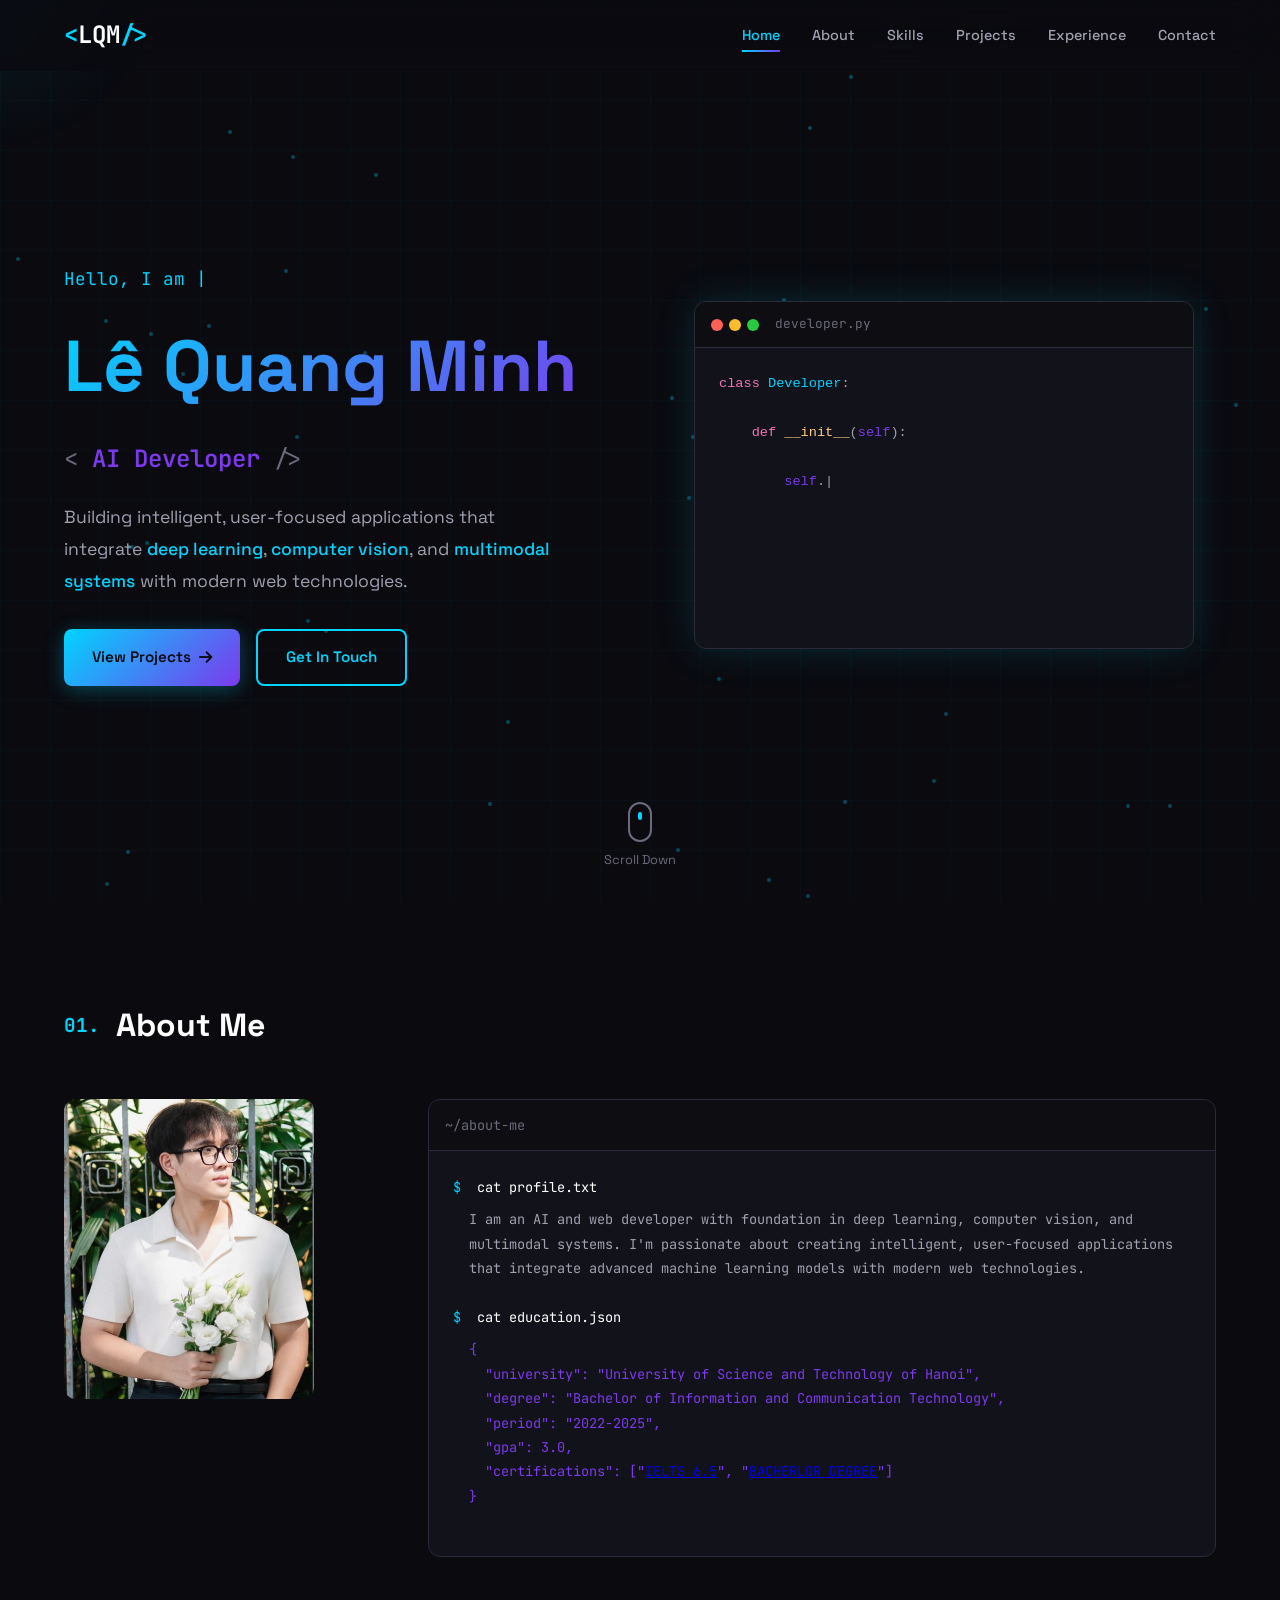
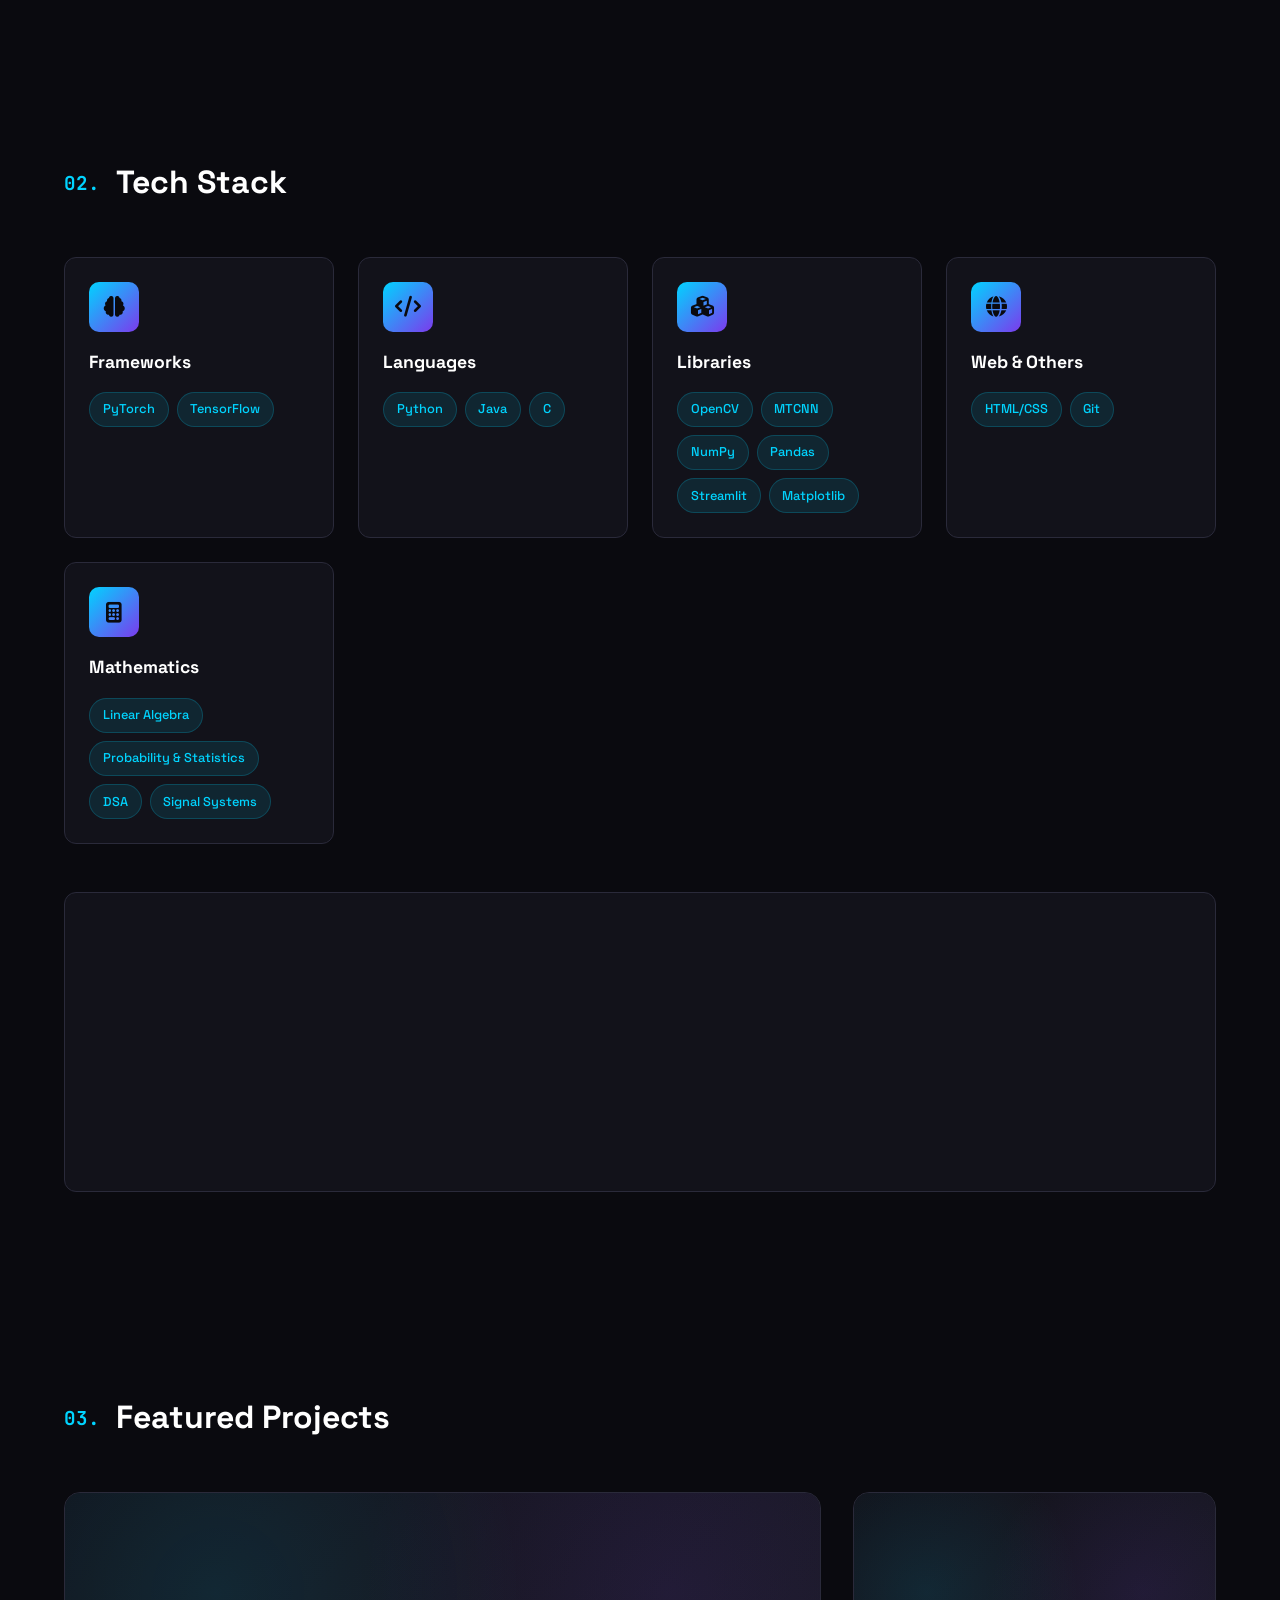
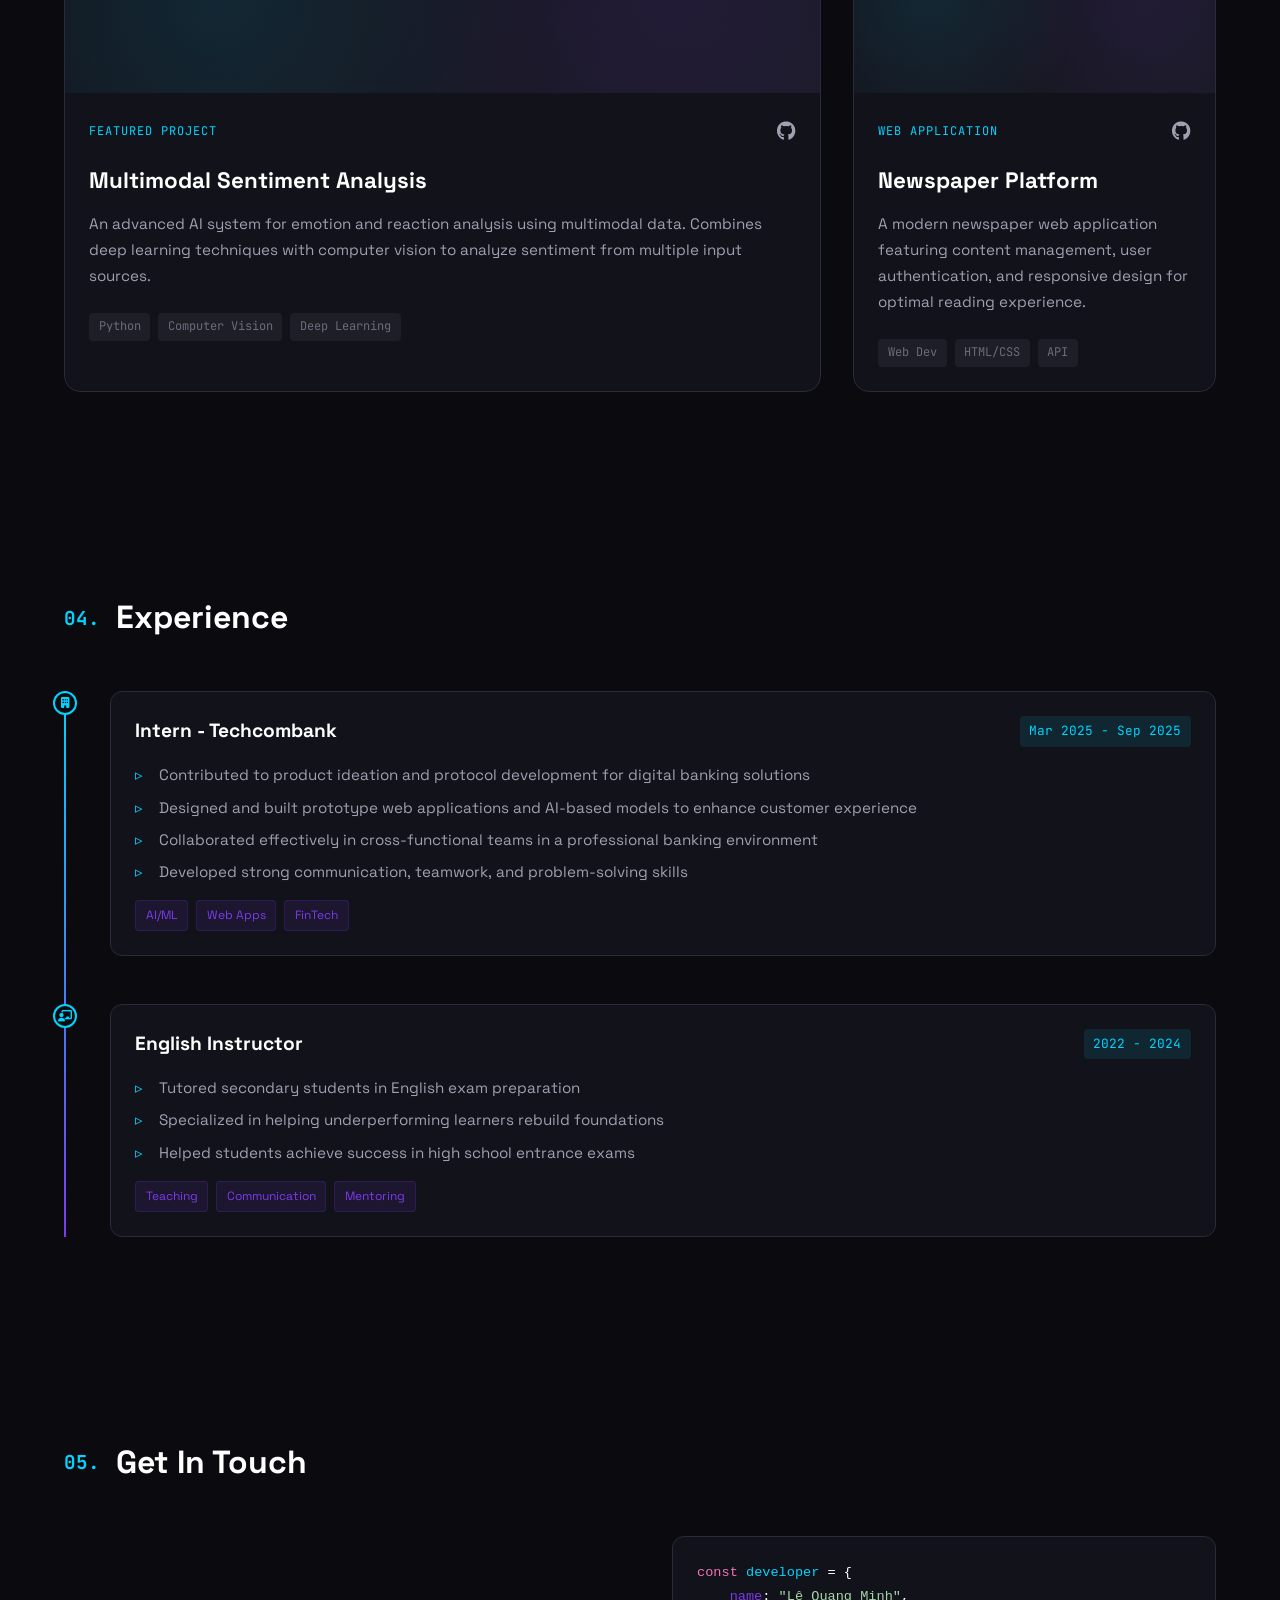
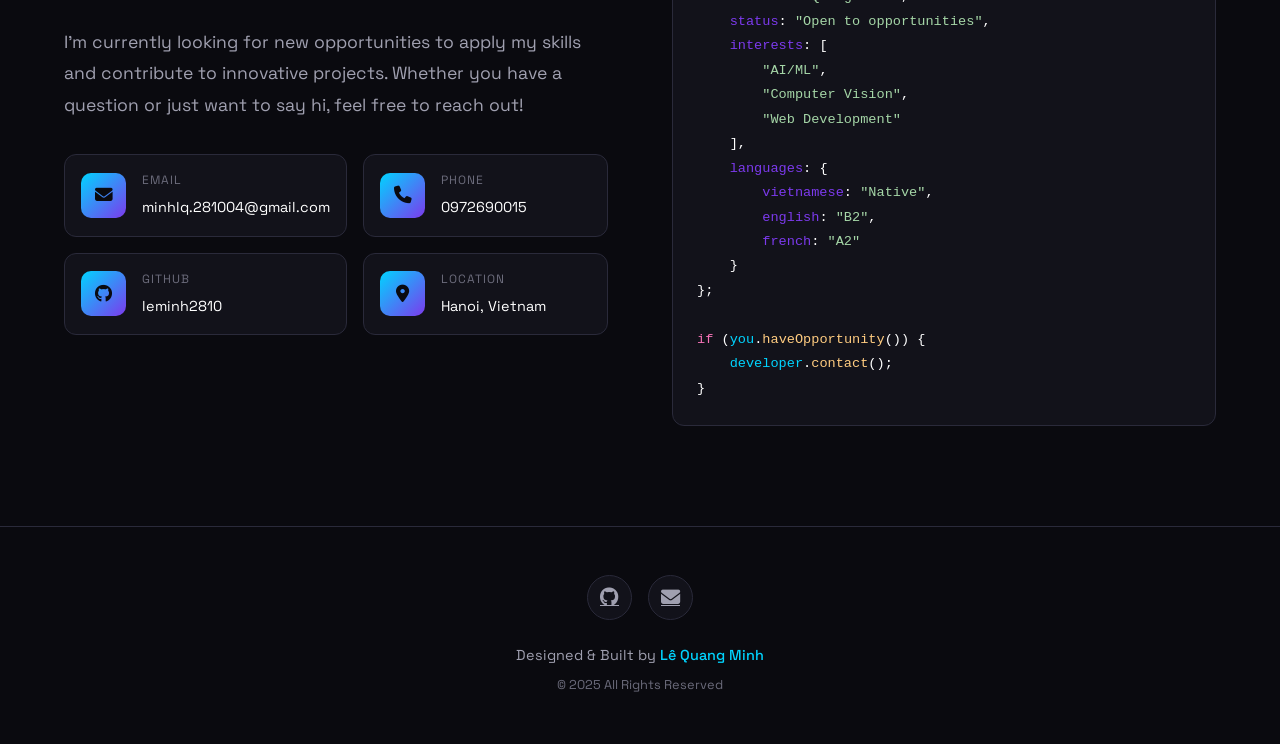
<file: index.html>
<!DOCTYPE html>
<html lang="en">
<head>
    <meta charset="UTF-8">
    <meta name="viewport" content="width=device-width, initial-scale=1.0">
    <title>Lê Quang Minh | AI & Web Developer</title>
    <link rel="stylesheet" href="styles.css">
    <link href="https://fonts.googleapis.com/css2?family=Space+Grotesk:wght@300;400;500;600;700&family=JetBrains+Mono:wght@400;500&display=swap" rel="stylesheet">
    <link rel="stylesheet" href="https://cdnjs.cloudflare.com/ajax/libs/font-awesome/6.4.0/css/all.min.css">
</head>
<body>
    <!-- Animated Background -->
    <div class="bg-animation">
        <div class="particles" id="particles"></div>
        <div class="grid-overlay"></div>
    </div>

    <!-- Navigation -->
    <nav class="navbar" id="navbar">
        <div class="nav-logo">
            <span class="logo-bracket">&lt;</span>LQM<span class="logo-bracket">/&gt;</span>
        </div>
        <ul class="nav-links">
            <li><a href="#home" class="nav-link active">Home</a></li>
            <li><a href="#about" class="nav-link">About</a></li>
            <li><a href="#skills" class="nav-link">Skills</a></li>
            <li><a href="#projects" class="nav-link">Projects</a></li>
            <li><a href="#experience" class="nav-link">Experience</a></li>
            <li><a href="#contact" class="nav-link">Contact</a></li>
        </ul>
        <div class="nav-toggle" id="navToggle">
            <span></span>
            <span></span>
            <span></span>
        </div>
    </nav>

    <!-- Hero Section -->
    <section id="home" class="hero">
        <div class="hero-content">
            <div class="hero-text">
                <p class="hero-greeting">
                    <span class="typing-text" id="greeting"></span>
                    <span class="cursor">|</span>
                </p>
                <h1 class="hero-name glitch" data-text="Lê Quang Minh">Lê Quang Minh</h1>
                <div class="hero-titles">
                    <span class="title-tag">&lt;</span>
                    <span class="rotating-title" id="rotatingTitle">AI Developer</span>
                    <span class="title-tag">/&gt;</span>
                </div>
                <p class="hero-description">
                    Building intelligent, user-focused applications that integrate 
                    <span class="highlight">deep learning</span>, 
                    <span class="highlight">computer vision</span>, and 
                    <span class="highlight">multimodal systems</span> 
                    with modern web technologies.
                </p>
                <div class="hero-cta">
                    <a href="#projects" class="btn btn-primary">
                        <span>View Projects</span>
                        <i class="fas fa-arrow-right"></i>
                    </a>
                    <a href="#contact" class="btn btn-secondary">
                        <span>Get In Touch</span>
                    </a>
                </div>
            </div>
            <div class="hero-visual">
                <div class="code-window">
                    <div class="window-header">
                        <div class="window-dots">
                            <span class="dot red"></span>
                            <span class="dot yellow"></span>
                            <span class="dot green"></span>
                        </div>
                        <span class="window-title">developer.py</span>
                    </div>
                    <div class="window-content">
                        <pre><code id="codeAnimation"></code></pre>
                    </div>
                </div>
            </div>
        </div>
        <div class="scroll-indicator">
            <div class="mouse">
                <div class="wheel"></div>
            </div>
            <span>Scroll Down</span>
        </div>
    </section>

    <!-- About Section -->
    <section id="about" class="about section">
        <div class="container">
            <h2 class="section-title">
                <span class="title-number">01.</span>
                About Me
            </h2>
            <div class="about-content">
                <div class="about-image">
                    <div class="image-frame">
                        <div class="frame-corner top-left"></div>
                        <div class="frame-corner top-right"></div>
                        <div class="frame-corner bottom-left"></div>
                        <div class="frame-corner bottom-right"></div>
                        <img src="tacv.jpg" alt="Lê Quang Minh" class="profile-image">
                    </div>
                </div>
                <div class="about-text">
                    <div class="terminal-window">
                        <div class="terminal-header">
                            <span class="terminal-title">~/about-me</span>
                        </div>
                        <div class="terminal-body">
                            <p><span class="prompt">$</span> cat profile.txt</p>
                            <p class="output">
                                I am an AI and web developer with foundation in deep learning, 
                                computer vision, and multimodal systems. I'm passionate about creating 
                                intelligent, user-focused applications that integrate advanced machine 
                                learning models with modern web technologies.
                            </p>
                            <p><span class="prompt">$</span> cat education.json</p>
                            <div class="output json-output">
                                <p>{</p>
                                <p>&nbsp;&nbsp;"university": "University of Science and Technology of Hanoi",</p>
                                <p>&nbsp;&nbsp;"degree": "Bachelor of Information and Communication Technology",</p>
                                <p>&nbsp;&nbsp;"period": "2022-2025",</p>
                                <p>&nbsp;&nbsp;"gpa": 3.0,</p>
                                <p>&nbsp;&nbsp;"certifications": ["<a href="ielts_certificate.pdf" target="_blank">IELTS 6.5</a>", "<a href="BachelorDG.pdf" target="_blank">BACHERLOR DEGREE</a>"]
                                    
                                </p>
                                

                                <p>}</p>
                            </div>
                        </div>
                    </div>
                </div>
            </div>
        </div>
    </section>
</body>
</html>

    <!-- Skills Section -->
    <section id="skills" class="skills section">
        <div class="container">
            <h2 class="section-title">
                <span class="title-number">02.</span>
                Tech Stack
            </h2>
            <div class="skills-grid">
                <div class="skill-category" data-aos="fade-up">
                    <div class="category-icon">
                        <i class="fas fa-brain"></i>
                    </div>
                    <h3>Frameworks</h3>
                    <div class="skill-tags">
                        <span class="skill-tag" data-level="90">PyTorch</span>
                        <span class="skill-tag" data-level="85">TensorFlow</span>
                    </div>
                </div>
                <div class="skill-category" data-aos="fade-up" data-aos-delay="100">
                    <div class="category-icon">
                        <i class="fas fa-code"></i>
                    </div>
                    <h3>Languages</h3>
                    <div class="skill-tags">
                        <span class="skill-tag" data-level="95">Python</span>
                        <span class="skill-tag" data-level="80">Java</span>
                        <span class="skill-tag" data-level="75">C</span>
                    </div>
                </div>
                <div class="skill-category" data-aos="fade-up" data-aos-delay="200">
                    <div class="category-icon">
                        <i class="fas fa-cubes"></i>
                    </div>
                    <h3>Libraries</h3>
                    <div class="skill-tags">
                        <span class="skill-tag" data-level="90">OpenCV</span>
                        <span class="skill-tag" data-level="85">MTCNN</span>
                        <span class="skill-tag" data-level="88">NumPy</span>
                        <span class="skill-tag" data-level="85">Pandas</span>
                       
                        <span class="skill-tag" data-level="75">Streamlit</span>
                        <span class="skill-tag" data-level="80">Matplotlib</span>
                    </div>
                </div>
                <div class="skill-category" data-aos="fade-up" data-aos-delay="300">
                    <div class="category-icon">
                        <i class="fas fa-globe"></i>
                    </div>
                    <h3>Web & Others</h3>
                    <div class="skill-tags">
                        <span class="skill-tag" data-level="80">HTML/CSS</span>
                        <span class="skill-tag" data-level="75">Git</span>
                    </div>
                </div>
                <div class="skill-category" data-aos="fade-up" data-aos-delay="400">
                    <div class="category-icon">
                        <i class="fas fa-calculator"></i>
                    </div>
                    <h3>Mathematics</h3>
                    <div class="skill-tags">
                        <span class="skill-tag">Linear Algebra</span>
                        <span class="skill-tag">Probability & Statistics</span>
                        <span class="skill-tag">DSA</span>
                        <span class="skill-tag">Signal Systems</span>
                    </div>
                </div>
            </div>
            
            <!-- Interactive Skill Visualization -->
            <div class="skill-visualization">
                <canvas id="skillCanvas"></canvas>
            </div>
        </div>
    </section>

    <!-- Projects Section -->
    <section id="projects" class="projects section">
        <div class="container">
            <h2 class="section-title">
                <span class="title-number">03.</span>
                Featured Projects
            </h2>
            <div class="projects-grid">
                <!-- Project 1 -->
                <div class="project-card featured" data-aos="fade-up">
                    <div class="project-image">
                        <div class="project-overlay">
                            <div class="overlay-content">
                                <i class="fas fa-brain"></i>
                            </div>
                        </div>
                        <div class="project-bg-pattern"></div>
                    </div>
                    <div class="project-content">
                        <div class="project-header">
                            <span class="project-label">Featured Project</span>
                            <div class="project-links">
                                <a href="https://github.com/leminh2810/Mutimodal-Sentiment-Analysis-for-Emotion-and-Reaction" target="_blank" class="project-link" title="View on GitHub">
                                    <i class="fab fa-github"></i>
                                </a>
                            </div>
                        </div>
                        <h3 class="project-title">Multimodal Sentiment Analysis</h3>
                        <p class="project-description">
                            An advanced AI system for emotion and reaction analysis using multimodal data. 
                            Combines deep learning techniques with computer vision to analyze sentiment 
                            from multiple input sources.
                        </p>
                        <div class="project-tech">
                            <span>Python</span>
                            <span>Computer Vision</span>
                            <span>Deep Learning</span>
                            
                        </div>
                    </div>
                </div>

                <!-- Project 2 -->
                <div class="project-card" data-aos="fade-up" data-aos-delay="100">
                    <div class="project-image">
                        <div class="project-overlay">
                            <div class="overlay-content">
                                <i class="fas fa-newspaper"></i>
                            </div>
                        </div>
                        <div class="project-bg-pattern"></div>
                    </div>
                    <div class="project-content">
                        <div class="project-header">
                            <span class="project-label">Web Application</span>
                            <div class="project-links">
                                <a href="https://github.com/leminh2810/Newspaper" target="_blank" class="project-link" title="View on GitHub">
                                    <i class="fab fa-github"></i>
                                </a>
                            </div>
                        </div>
                        <h3 class="project-title">Newspaper Platform</h3>
                        <p class="project-description">
                            A modern newspaper web application featuring content management, 
                            user authentication, and responsive design for optimal reading experience.
                        </p>
                        <div class="project-tech">
                            <span>Web Dev</span>
                            <span>HTML/CSS</span>
                            <span>API</span>
                        </div>
                    </div>
                </div>
            </div>
        </div>
    </section>

    <!-- Experience Section -->
    <section id="experience" class="experience section">
        <div class="container">
            <h2 class="section-title">
                <span class="title-number">04.</span>
                Experience
            </h2>
            <div class="timeline">
                <div class="timeline-item" data-aos="fade-right">
                    <div class="timeline-marker">
                        <i class="fas fa-building"></i>
                    </div>
                    <div class="timeline-content">
                        <div class="timeline-header">
                            <h3>Intern - Techcombank</h3>
                            <span class="timeline-date">Mar 2025 - Sep 2025</span>
                        </div>
                        <ul class="timeline-details">
                            <li>Contributed to product ideation and protocol development for digital banking solutions</li>
                            <li>Designed and built prototype web applications and AI-based models to enhance customer experience</li>
                            <li>Collaborated effectively in cross-functional teams in a professional banking environment</li>
                            <li>Developed strong communication, teamwork, and problem-solving skills</li>
                        </ul>
                        <div class="timeline-tags">
                            <span>AI/ML</span>
                            <span>Web Apps</span>
                            <span>FinTech</span>
                        </div>
                    </div>
                </div>
                <div class="timeline-item" data-aos="fade-left">
                    <div class="timeline-marker">
                        <i class="fas fa-chalkboard-teacher"></i>
                    </div>
                    <div class="timeline-content">
                        <div class="timeline-header">
                            <h3>English Instructor</h3>
                            <span class="timeline-date">2022 - 2024</span>
                        </div>
                        <ul class="timeline-details">
                            <li>Tutored secondary students in English exam preparation</li>
                            <li>Specialized in helping underperforming learners rebuild foundations</li>
                            <li>Helped students achieve success in high school entrance exams</li>
                        </ul>
                        <div class="timeline-tags">
                            <span>Teaching</span>
                            <span>Communication</span>
                            <span>Mentoring</span>
                        </div>
                    </div>
                </div>
            </div>
        </div>
    </section>

    <!-- Contact Section -->
    <section id="contact" class="contact section">
        <div class="container">
            <h2 class="section-title">
                <span class="title-number">05.</span>
                Get In Touch
            </h2>
            <div class="contact-content">
                <div class="contact-info">
                    <p class="contact-intro">
                        I'm currently looking for new opportunities to apply my skills and contribute to innovative projects. 
                        Whether you have a question or just want to say hi, feel free to reach out!
                    </p>
                    <div class="contact-cards">
                        <a href="mailto:minhlq.281004@gmail.com" class="contact-card">
                            <div class="card-icon">
                                <i class="fas fa-envelope"></i>
                            </div>
                            <div class="card-content">
                                <span class="card-label">Email</span>
                                <span class="card-value">minhlq.281004@gmail.com</span>
                            </div>
                        </a>
                        <a href="tel:0972690015" class="contact-card">
                            <div class="card-icon">
                                <i class="fas fa-phone"></i>
                            </div>
                            <div class="card-content">
                                <span class="card-label">Phone</span>
                                <span class="card-value">0972690015</span>
                            </div>
                        </a>
                        <a href="https://github.com/leminh2810" target="_blank" class="contact-card">
                            <div class="card-icon">
                                <i class="fab fa-github"></i>
                            </div>
                            <div class="card-content">
                                <span class="card-label">GitHub</span>
                                <span class="card-value">leminh2810</span>
                            </div>
                        </a>
                        <div class="contact-card">
                            <div class="card-icon">
                                <i class="fas fa-map-marker-alt"></i>
                            </div>
                            <div class="card-content">
                                <span class="card-label">Location</span>
                                <span class="card-value">Hanoi, Vietnam</span>
                            </div>
                        </div>
                    </div>
                </div>
                <div class="contact-visual">
                    <div class="code-block">
                        <pre><code><span class="keyword">const</span> <span class="variable">developer</span> = {
    <span class="property">name</span>: <span class="string">"Lê Quang Minh"</span>,
    <span class="property">status</span>: <span class="string">"Open to opportunities"</span>,
    <span class="property">interests</span>: [
        <span class="string">"AI/ML"</span>,
        <span class="string">"Computer Vision"</span>,
        <span class="string">"Web Development"</span>
    ],
    <span class="property">languages</span>: {
        <span class="property">vietnamese</span>: <span class="string">"Native"</span>,
        <span class="property">english</span>: <span class="string">"B2"</span>,
        <span class="property">french</span>: <span class="string">"A2"</span>
    }
};

<span class="keyword">if</span> (<span class="variable">you</span>.<span class="method">haveOpportunity</span>()) {
    <span class="variable">developer</span>.<span class="method">contact</span>();
}</code></pre>
                    </div>
                </div>
            </div>
        </div>
    </section>

    <!-- Footer -->
    <footer class="footer">
        <div class="footer-content">
            <div class="social-links">
                <a href="https://github.com/leminh2810" target="_blank" class="social-link">
                    <i class="fab fa-github"></i>
                </a>
                <a href="mailto:minhlq.281004@gmail.com" class="social-link">
                    <i class="fas fa-envelope"></i>
                </a>
            </div>
            <p class="footer-text">
                Designed & Built by <span class="highlight">Lê Quang Minh</span>
            </p>
            <p class="footer-copyright">© 2025 All Rights Reserved</p>
        </div>
    </footer>

    <script src="script.js"></script>
</body>
</html>
</file>
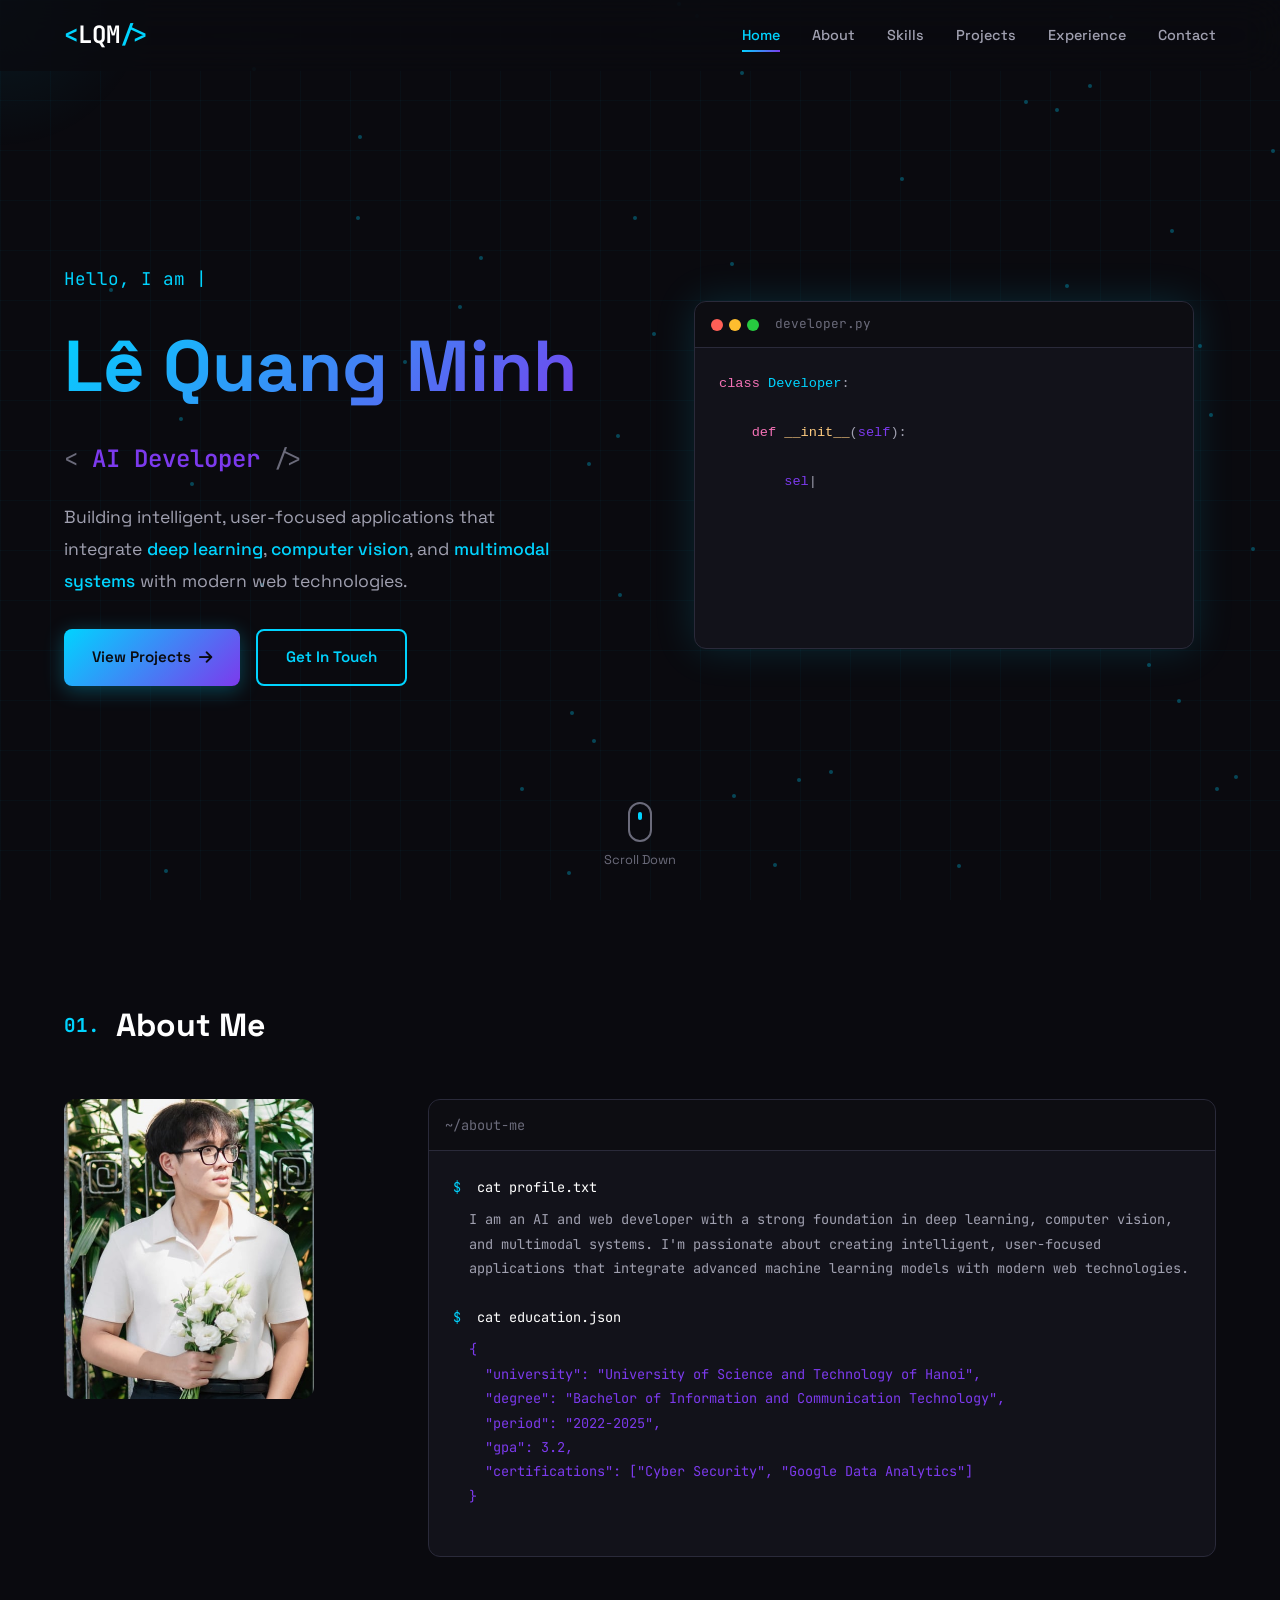
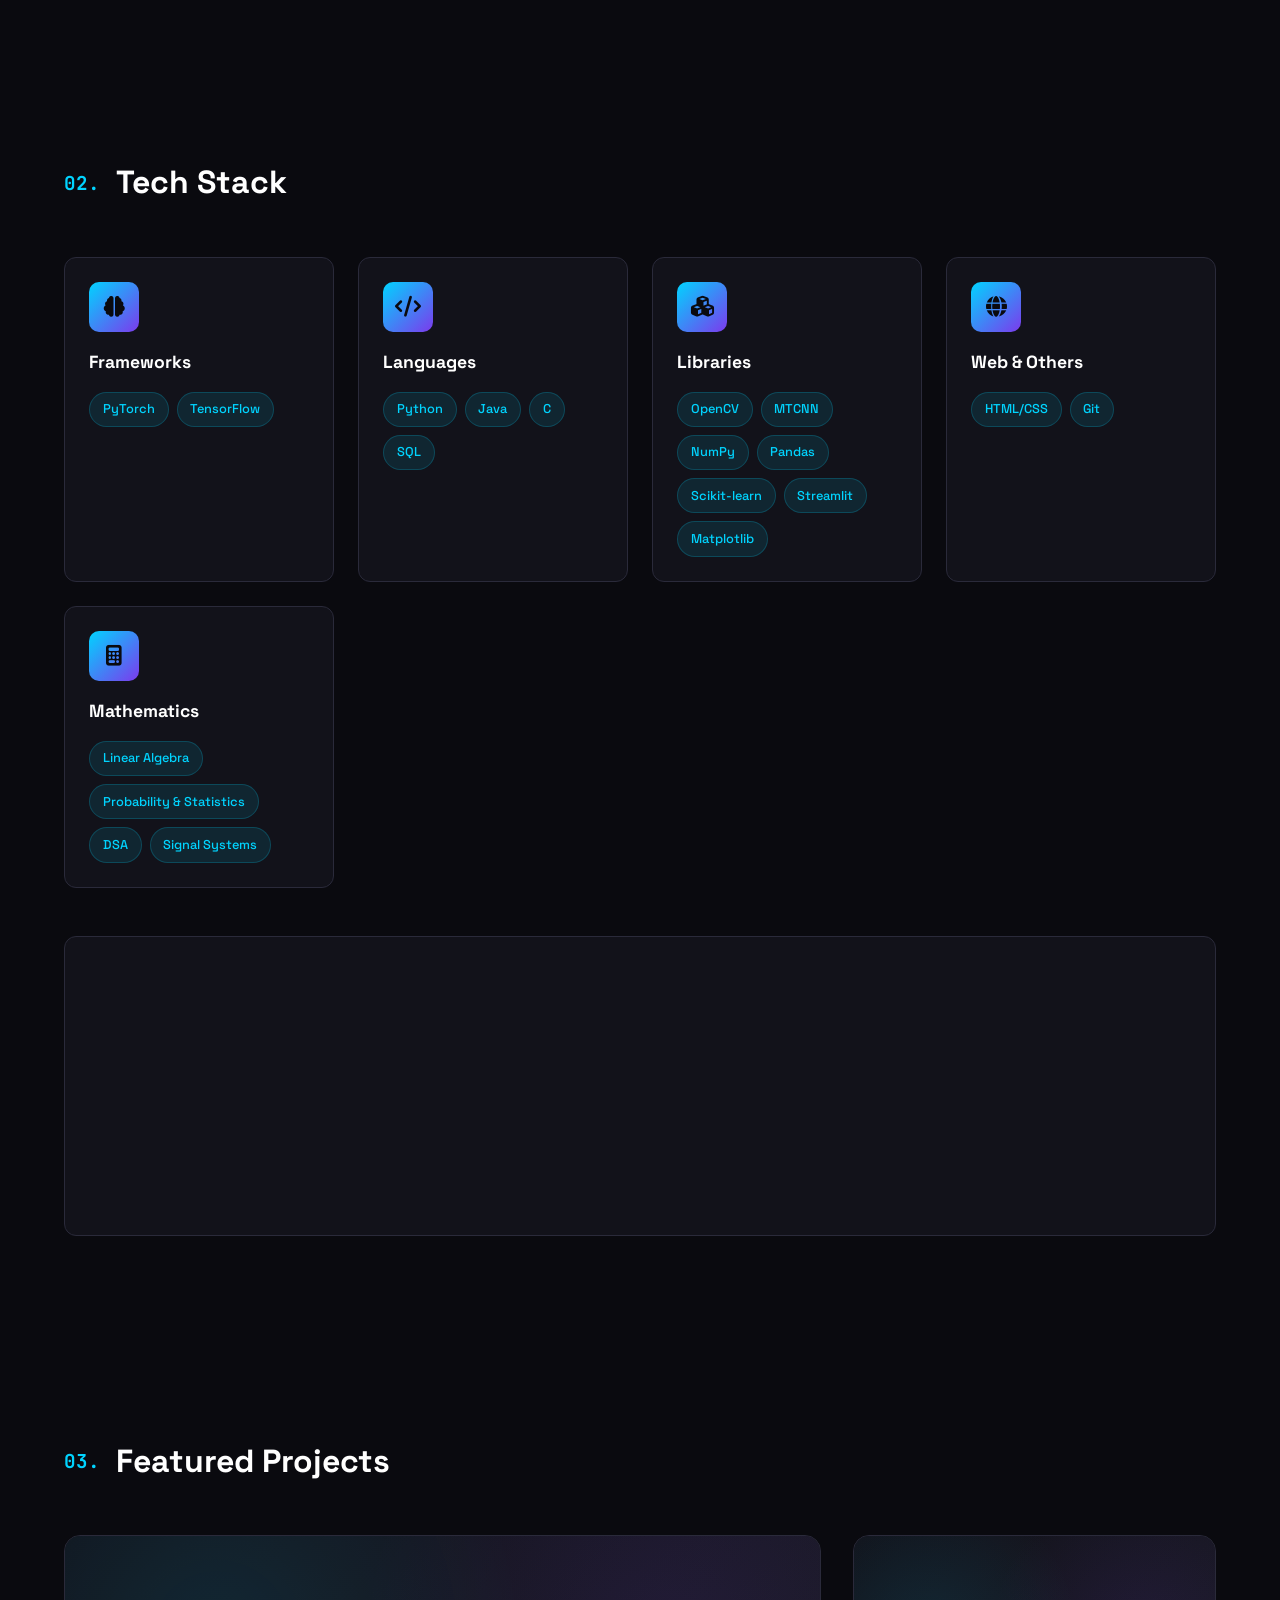
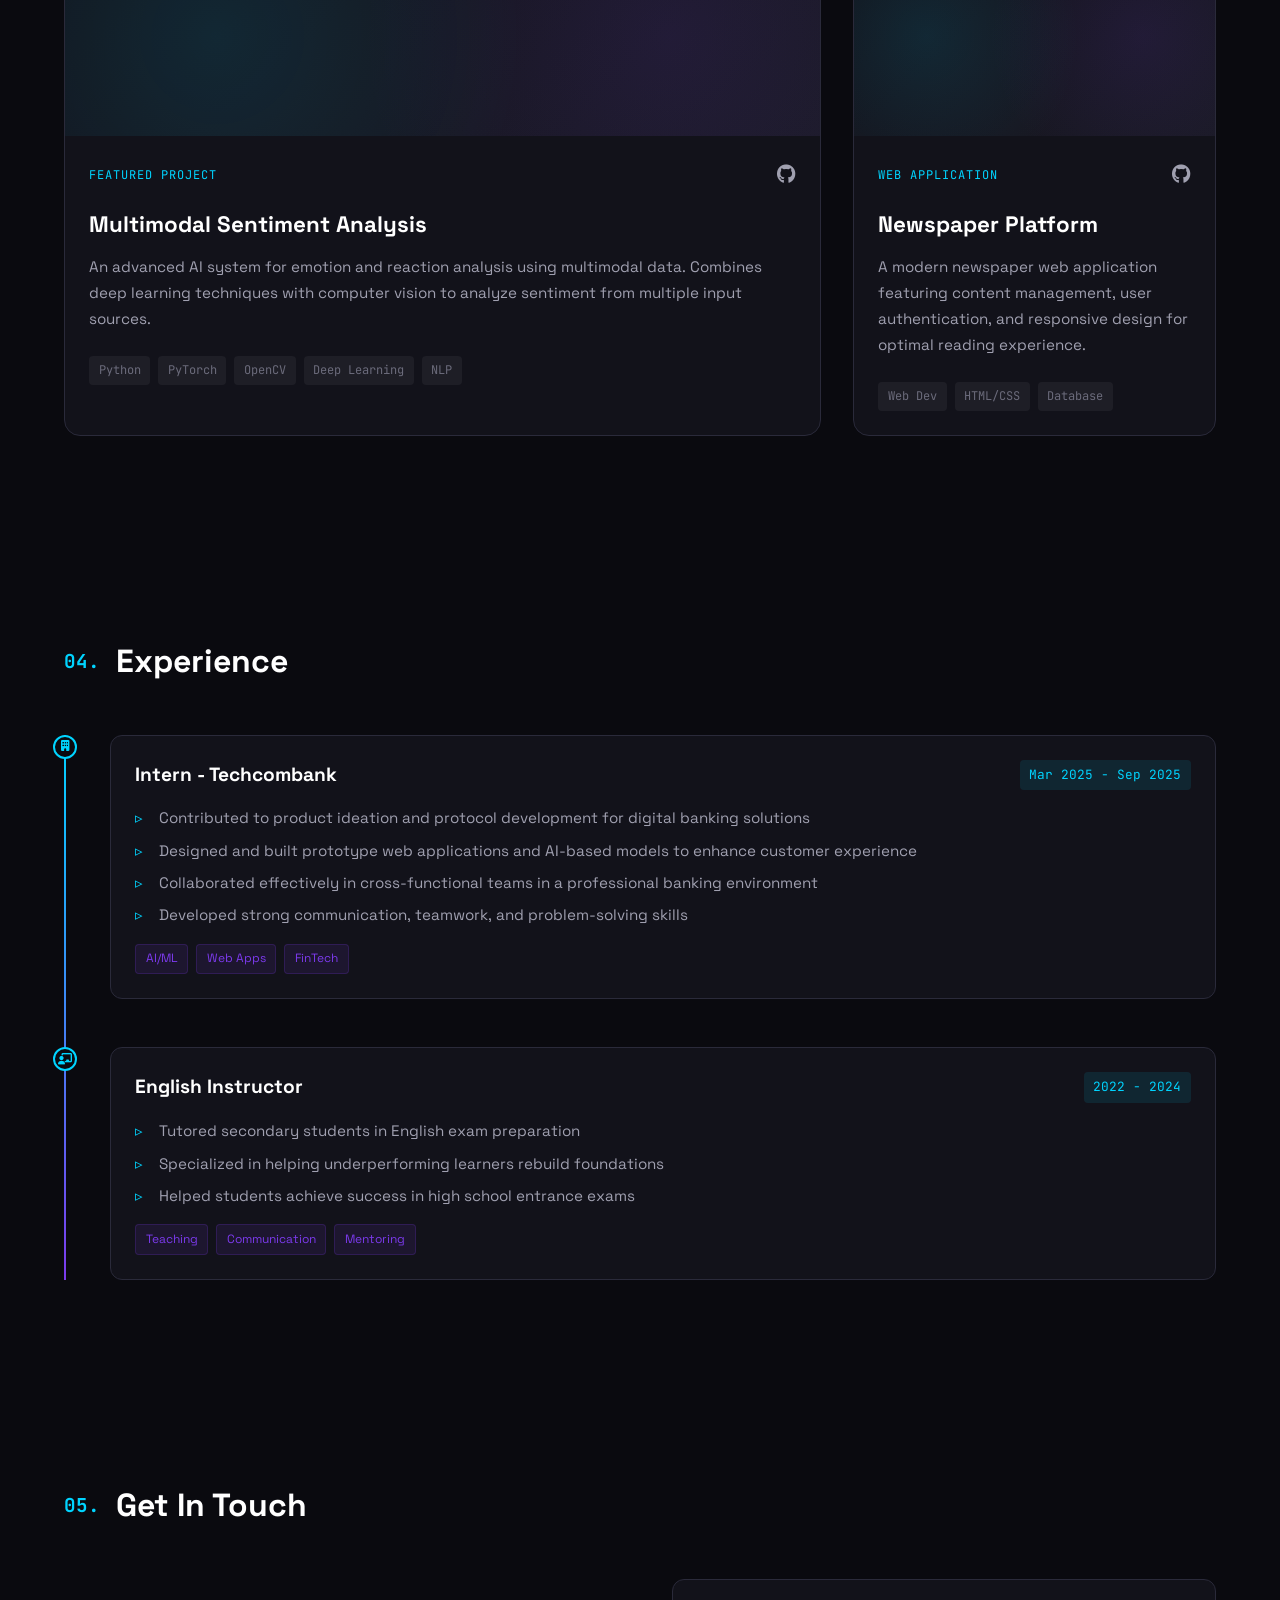
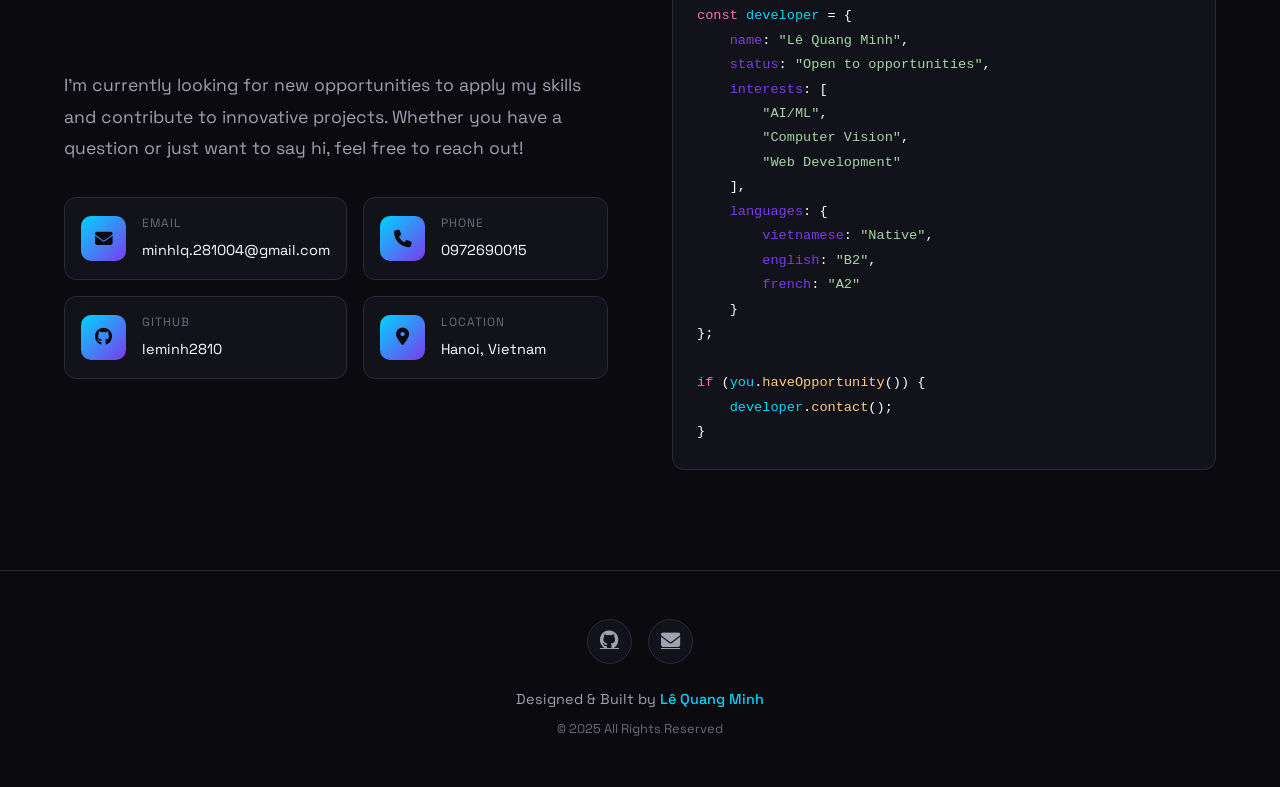
<file: tacv/index.html>
<!DOCTYPE html>
<html lang="en">
<head>
    <meta charset="UTF-8">
    <meta name="viewport" content="width=device-width, initial-scale=1.0">
    <title>Lê Quang Minh | AI & Web Developer</title>
    <link rel="stylesheet" href="styles.css">
    <link href="https://fonts.googleapis.com/css2?family=Space+Grotesk:wght@300;400;500;600;700&family=JetBrains+Mono:wght@400;500&display=swap" rel="stylesheet">
    <link rel="stylesheet" href="https://cdnjs.cloudflare.com/ajax/libs/font-awesome/6.4.0/css/all.min.css">
</head>
<body>
    <!-- Animated Background -->
    <div class="bg-animation">
        <div class="particles" id="particles"></div>
        <div class="grid-overlay"></div>
    </div>

    <!-- Navigation -->
    <nav class="navbar" id="navbar">
        <div class="nav-logo">
            <span class="logo-bracket">&lt;</span>LQM<span class="logo-bracket">/&gt;</span>
        </div>
        <ul class="nav-links">
            <li><a href="#home" class="nav-link active">Home</a></li>
            <li><a href="#about" class="nav-link">About</a></li>
            <li><a href="#skills" class="nav-link">Skills</a></li>
            <li><a href="#projects" class="nav-link">Projects</a></li>
            <li><a href="#experience" class="nav-link">Experience</a></li>
            <li><a href="#contact" class="nav-link">Contact</a></li>
        </ul>
        <div class="nav-toggle" id="navToggle">
            <span></span>
            <span></span>
            <span></span>
        </div>
    </nav>

    <!-- Hero Section -->
    <section id="home" class="hero">
        <div class="hero-content">
            <div class="hero-text">
                <p class="hero-greeting">
                    <span class="typing-text" id="greeting"></span>
                    <span class="cursor">|</span>
                </p>
                <h1 class="hero-name glitch" data-text="Lê Quang Minh">Lê Quang Minh</h1>
                <div class="hero-titles">
                    <span class="title-tag">&lt;</span>
                    <span class="rotating-title" id="rotatingTitle">AI Developer</span>
                    <span class="title-tag">/&gt;</span>
                </div>
                <p class="hero-description">
                    Building intelligent, user-focused applications that integrate 
                    <span class="highlight">deep learning</span>, 
                    <span class="highlight">computer vision</span>, and 
                    <span class="highlight">multimodal systems</span> 
                    with modern web technologies.
                </p>
                <div class="hero-cta">
                    <a href="#projects" class="btn btn-primary">
                        <span>View Projects</span>
                        <i class="fas fa-arrow-right"></i>
                    </a>
                    <a href="#contact" class="btn btn-secondary">
                        <span>Get In Touch</span>
                    </a>
                </div>
            </div>
            <div class="hero-visual">
                <div class="code-window">
                    <div class="window-header">
                        <div class="window-dots">
                            <span class="dot red"></span>
                            <span class="dot yellow"></span>
                            <span class="dot green"></span>
                        </div>
                        <span class="window-title">developer.py</span>
                    </div>
                    <div class="window-content">
                        <pre><code id="codeAnimation"></code></pre>
                    </div>
                </div>
            </div>
        </div>
        <div class="scroll-indicator">
            <div class="mouse">
                <div class="wheel"></div>
            </div>
            <span>Scroll Down</span>
        </div>
    </section>

    <!-- About Section -->
    <section id="about" class="about section">
        <div class="container">
            <h2 class="section-title">
                <span class="title-number">01.</span>
                About Me
            </h2>
            <div class="about-content">
                <div class="about-image">
                    <div class="image-frame">
                        <div class="frame-corner top-left"></div>
                        <div class="frame-corner top-right"></div>
                        <div class="frame-corner bottom-left"></div>
                        <div class="frame-corner bottom-right"></div>
                        <img src="tacv.jpg" alt="Lê Quang Minh" class="profile-image">
                    </div>
                </div>
                <div class="about-text">
                    <div class="terminal-window">
                        <div class="terminal-header">
                            <span class="terminal-title">~/about-me</span>
                        </div>
                        <div class="terminal-body">
                            <p><span class="prompt">$</span> cat profile.txt</p>
                            <p class="output">
                                I am an AI and web developer with a strong foundation in deep learning, 
                                computer vision, and multimodal systems. I'm passionate about creating 
                                intelligent, user-focused applications that integrate advanced machine 
                                learning models with modern web technologies.
                            </p>
                            <p><span class="prompt">$</span> cat education.json</p>
                            <div class="output json-output">
                                <p>{</p>
                                <p>&nbsp;&nbsp;"university": "University of Science and Technology of Hanoi",</p>
                                <p>&nbsp;&nbsp;"degree": "Bachelor of Information and Communication Technology",</p>
                                <p>&nbsp;&nbsp;"period": "2022-2025",</p>
                                <p>&nbsp;&nbsp;"gpa": 3.2,</p>
                                <p>&nbsp;&nbsp;"certifications": ["Cyber Security", "Google Data Analytics"]</p>
                                <p>}</p>
                            </div>
                        </div>
                    </div>
                </div>
            </div>
        </div>
    </section>
</body>
</html>

    <!-- Skills Section -->
    <section id="skills" class="skills section">
        <div class="container">
            <h2 class="section-title">
                <span class="title-number">02.</span>
                Tech Stack
            </h2>
            <div class="skills-grid">
                <div class="skill-category" data-aos="fade-up">
                    <div class="category-icon">
                        <i class="fas fa-brain"></i>
                    </div>
                    <h3>Frameworks</h3>
                    <div class="skill-tags">
                        <span class="skill-tag" data-level="90">PyTorch</span>
                        <span class="skill-tag" data-level="85">TensorFlow</span>
                    </div>
                </div>
                <div class="skill-category" data-aos="fade-up" data-aos-delay="100">
                    <div class="category-icon">
                        <i class="fas fa-code"></i>
                    </div>
                    <h3>Languages</h3>
                    <div class="skill-tags">
                        <span class="skill-tag" data-level="95">Python</span>
                        <span class="skill-tag" data-level="80">Java</span>
                        <span class="skill-tag" data-level="75">C</span>
                        <span class="skill-tag" data-level="85">SQL</span>
                    </div>
                </div>
                <div class="skill-category" data-aos="fade-up" data-aos-delay="200">
                    <div class="category-icon">
                        <i class="fas fa-cubes"></i>
                    </div>
                    <h3>Libraries</h3>
                    <div class="skill-tags">
                        <span class="skill-tag" data-level="90">OpenCV</span>
                        <span class="skill-tag" data-level="85">MTCNN</span>
                        <span class="skill-tag" data-level="88">NumPy</span>
                        <span class="skill-tag" data-level="85">Pandas</span>
                        <span class="skill-tag" data-level="80">Scikit-learn</span>
                        <span class="skill-tag" data-level="75">Streamlit</span>
                        <span class="skill-tag" data-level="80">Matplotlib</span>
                    </div>
                </div>
                <div class="skill-category" data-aos="fade-up" data-aos-delay="300">
                    <div class="category-icon">
                        <i class="fas fa-globe"></i>
                    </div>
                    <h3>Web & Others</h3>
                    <div class="skill-tags">
                        <span class="skill-tag" data-level="80">HTML/CSS</span>
                        <span class="skill-tag" data-level="75">Git</span>
                    </div>
                </div>
                <div class="skill-category" data-aos="fade-up" data-aos-delay="400">
                    <div class="category-icon">
                        <i class="fas fa-calculator"></i>
                    </div>
                    <h3>Mathematics</h3>
                    <div class="skill-tags">
                        <span class="skill-tag">Linear Algebra</span>
                        <span class="skill-tag">Probability & Statistics</span>
                        <span class="skill-tag">DSA</span>
                        <span class="skill-tag">Signal Systems</span>
                    </div>
                </div>
            </div>
            
            <!-- Interactive Skill Visualization -->
            <div class="skill-visualization">
                <canvas id="skillCanvas"></canvas>
            </div>
        </div>
    </section>

    <!-- Projects Section -->
    <section id="projects" class="projects section">
        <div class="container">
            <h2 class="section-title">
                <span class="title-number">03.</span>
                Featured Projects
            </h2>
            <div class="projects-grid">
                <!-- Project 1 -->
                <div class="project-card featured" data-aos="fade-up">
                    <div class="project-image">
                        <div class="project-overlay">
                            <div class="overlay-content">
                                <i class="fas fa-brain"></i>
                            </div>
                        </div>
                        <div class="project-bg-pattern"></div>
                    </div>
                    <div class="project-content">
                        <div class="project-header">
                            <span class="project-label">Featured Project</span>
                            <div class="project-links">
                                <a href="https://github.com/leminh2810/Mutimodal-Sentiment-Analysis-for-Emotion-and-Reaction" target="_blank" class="project-link" title="View on GitHub">
                                    <i class="fab fa-github"></i>
                                </a>
                            </div>
                        </div>
                        <h3 class="project-title">Multimodal Sentiment Analysis</h3>
                        <p class="project-description">
                            An advanced AI system for emotion and reaction analysis using multimodal data. 
                            Combines deep learning techniques with computer vision to analyze sentiment 
                            from multiple input sources.
                        </p>
                        <div class="project-tech">
                            <span>Python</span>
                            <span>PyTorch</span>
                            <span>OpenCV</span>
                            <span>Deep Learning</span>
                            <span>NLP</span>
                        </div>
                    </div>
                </div>

                <!-- Project 2 -->
                <div class="project-card" data-aos="fade-up" data-aos-delay="100">
                    <div class="project-image">
                        <div class="project-overlay">
                            <div class="overlay-content">
                                <i class="fas fa-newspaper"></i>
                            </div>
                        </div>
                        <div class="project-bg-pattern"></div>
                    </div>
                    <div class="project-content">
                        <div class="project-header">
                            <span class="project-label">Web Application</span>
                            <div class="project-links">
                                <a href="https://github.com/leminh2810/Newspaper" target="_blank" class="project-link" title="View on GitHub">
                                    <i class="fab fa-github"></i>
                                </a>
                            </div>
                        </div>
                        <h3 class="project-title">Newspaper Platform</h3>
                        <p class="project-description">
                            A modern newspaper web application featuring content management, 
                            user authentication, and responsive design for optimal reading experience.
                        </p>
                        <div class="project-tech">
                            <span>Web Dev</span>
                            <span>HTML/CSS</span>
                            <span>Database</span>
                        </div>
                    </div>
                </div>
            </div>
        </div>
    </section>

    <!-- Experience Section -->
    <section id="experience" class="experience section">
        <div class="container">
            <h2 class="section-title">
                <span class="title-number">04.</span>
                Experience
            </h2>
            <div class="timeline">
                <div class="timeline-item" data-aos="fade-right">
                    <div class="timeline-marker">
                        <i class="fas fa-building"></i>
                    </div>
                    <div class="timeline-content">
                        <div class="timeline-header">
                            <h3>Intern - Techcombank</h3>
                            <span class="timeline-date">Mar 2025 - Sep 2025</span>
                        </div>
                        <ul class="timeline-details">
                            <li>Contributed to product ideation and protocol development for digital banking solutions</li>
                            <li>Designed and built prototype web applications and AI-based models to enhance customer experience</li>
                            <li>Collaborated effectively in cross-functional teams in a professional banking environment</li>
                            <li>Developed strong communication, teamwork, and problem-solving skills</li>
                        </ul>
                        <div class="timeline-tags">
                            <span>AI/ML</span>
                            <span>Web Apps</span>
                            <span>FinTech</span>
                        </div>
                    </div>
                </div>
                <div class="timeline-item" data-aos="fade-left">
                    <div class="timeline-marker">
                        <i class="fas fa-chalkboard-teacher"></i>
                    </div>
                    <div class="timeline-content">
                        <div class="timeline-header">
                            <h3>English Instructor</h3>
                            <span class="timeline-date">2022 - 2024</span>
                        </div>
                        <ul class="timeline-details">
                            <li>Tutored secondary students in English exam preparation</li>
                            <li>Specialized in helping underperforming learners rebuild foundations</li>
                            <li>Helped students achieve success in high school entrance exams</li>
                        </ul>
                        <div class="timeline-tags">
                            <span>Teaching</span>
                            <span>Communication</span>
                            <span>Mentoring</span>
                        </div>
                    </div>
                </div>
            </div>
        </div>
    </section>

    <!-- Contact Section -->
    <section id="contact" class="contact section">
        <div class="container">
            <h2 class="section-title">
                <span class="title-number">05.</span>
                Get In Touch
            </h2>
            <div class="contact-content">
                <div class="contact-info">
                    <p class="contact-intro">
                        I'm currently looking for new opportunities to apply my skills and contribute to innovative projects. 
                        Whether you have a question or just want to say hi, feel free to reach out!
                    </p>
                    <div class="contact-cards">
                        <a href="mailto:minhlq.281004@gmail.com" class="contact-card">
                            <div class="card-icon">
                                <i class="fas fa-envelope"></i>
                            </div>
                            <div class="card-content">
                                <span class="card-label">Email</span>
                                <span class="card-value">minhlq.281004@gmail.com</span>
                            </div>
                        </a>
                        <a href="tel:0972690015" class="contact-card">
                            <div class="card-icon">
                                <i class="fas fa-phone"></i>
                            </div>
                            <div class="card-content">
                                <span class="card-label">Phone</span>
                                <span class="card-value">0972690015</span>
                            </div>
                        </a>
                        <a href="https://github.com/leminh2810" target="_blank" class="contact-card">
                            <div class="card-icon">
                                <i class="fab fa-github"></i>
                            </div>
                            <div class="card-content">
                                <span class="card-label">GitHub</span>
                                <span class="card-value">leminh2810</span>
                            </div>
                        </a>
                        <div class="contact-card">
                            <div class="card-icon">
                                <i class="fas fa-map-marker-alt"></i>
                            </div>
                            <div class="card-content">
                                <span class="card-label">Location</span>
                                <span class="card-value">Hanoi, Vietnam</span>
                            </div>
                        </div>
                    </div>
                </div>
                <div class="contact-visual">
                    <div class="code-block">
                        <pre><code><span class="keyword">const</span> <span class="variable">developer</span> = {
    <span class="property">name</span>: <span class="string">"Lê Quang Minh"</span>,
    <span class="property">status</span>: <span class="string">"Open to opportunities"</span>,
    <span class="property">interests</span>: [
        <span class="string">"AI/ML"</span>,
        <span class="string">"Computer Vision"</span>,
        <span class="string">"Web Development"</span>
    ],
    <span class="property">languages</span>: {
        <span class="property">vietnamese</span>: <span class="string">"Native"</span>,
        <span class="property">english</span>: <span class="string">"B2"</span>,
        <span class="property">french</span>: <span class="string">"A2"</span>
    }
};

<span class="keyword">if</span> (<span class="variable">you</span>.<span class="method">haveOpportunity</span>()) {
    <span class="variable">developer</span>.<span class="method">contact</span>();
}</code></pre>
                    </div>
                </div>
            </div>
        </div>
    </section>

    <!-- Footer -->
    <footer class="footer">
        <div class="footer-content">
            <div class="social-links">
                <a href="https://github.com/leminh2810" target="_blank" class="social-link">
                    <i class="fab fa-github"></i>
                </a>
                <a href="mailto:minhlq.281004@gmail.com" class="social-link">
                    <i class="fas fa-envelope"></i>
                </a>
            </div>
            <p class="footer-text">
                Designed & Built by <span class="highlight">Lê Quang Minh</span>
            </p>
            <p class="footer-copyright">© 2025 All Rights Reserved</p>
        </div>
    </footer>

    <script src="script.js"></script>
</body>
</html>
</file>
<file: styles.css>
/* ===== CSS Variables ===== */
:root {
    --primary: #00d4ff;
    --primary-dark: #00a8cc;
    --secondary: #7c3aed;
    --accent: #f472b6;
    --bg-dark: #0a0a0f;
    --bg-card: #12121a;
    --bg-card-hover: #1a1a25;
    --text-primary: #ffffff;
    --text-secondary: #a0a0b0;
    --text-muted: #6b6b7b;
    --border: #2a2a3a;
    --gradient-1: linear-gradient(135deg, #00d4ff 0%, #7c3aed 100%);
    --gradient-2: linear-gradient(135deg, #7c3aed 0%, #f472b6 100%);
    --shadow-glow: 0 0 40px rgba(0, 212, 255, 0.15);
    --transition: all 0.3s cubic-bezier(0.4, 0, 0.2, 1);
}

/* ===== Reset & Base ===== */
*, *::before, *::after {
    margin: 0;
    padding: 0;
    box-sizing: border-box;
}

html {
    scroll-behavior: smooth;
    scroll-padding-top: 80px;
}

body {
    font-family: 'Space Grotesk', sans-serif;
    background: var(--bg-dark);
    color: var(--text-primary);
    line-height: 1.6;
    overflow-x: hidden;
}

::selection {
    background: var(--primary);
    color: var(--bg-dark);
}

/* ===== Background Animation ===== */
.bg-animation {
    position: fixed;
    top: 0;
    left: 0;
    width: 100%;
    height: 100%;
    z-index: -1;
    overflow: hidden;
}

.particles {
    position: absolute;
    width: 100%;
    height: 100%;
}

.particle {
    position: absolute;
    width: 4px;
    height: 4px;
    background: var(--primary);
    border-radius: 50%;
    opacity: 0.3;
    animation: float 15s infinite ease-in-out;
}

@keyframes float {
    0%, 100% { transform: translateY(0) translateX(0); opacity: 0.3; }
    50% { transform: translateY(-100px) translateX(50px); opacity: 0.8; }
}

.grid-overlay {
    position: absolute;
    width: 100%;
    height: 100%;
    background-image: 
        linear-gradient(rgba(0, 212, 255, 0.03) 1px, transparent 1px),
        linear-gradient(90deg, rgba(0, 212, 255, 0.03) 1px, transparent 1px);
    background-size: 50px 50px;
    animation: gridMove 20s linear infinite;
}

@keyframes gridMove {
    0% { transform: perspective(500px) rotateX(60deg) translateY(0); }
    100% { transform: perspective(500px) rotateX(60deg) translateY(50px); }
}

/* ===== Navigation ===== */
.navbar {
    position: fixed;
    top: 0;
    left: 0;
    width: 100%;
    padding: 1rem 5%;
    display: flex;
    justify-content: space-between;
    align-items: center;
    z-index: 1000;
    background: rgba(10, 10, 15, 0.8);
    backdrop-filter: blur(20px);
    border-bottom: 1px solid transparent;
    transition: var(--transition);
}

.navbar.scrolled {
    border-bottom-color: var(--border);
    box-shadow: var(--shadow-glow);
}

.nav-logo {
    font-size: 1.5rem;
    font-weight: 700;
    font-family: 'JetBrains Mono', monospace;
}

.logo-bracket {
    color: var(--primary);
}

.nav-links {
    display: flex;
    list-style: none;
    gap: 2rem;
}

.nav-link {
    color: var(--text-secondary);
    text-decoration: none;
    font-size: 0.9rem;
    font-weight: 500;
    position: relative;
    padding: 0.5rem 0;
    transition: var(--transition);
}

.nav-link::after {
    content: '';
    position: absolute;
    bottom: 0;
    left: 0;
    width: 0;
    height: 2px;
    background: var(--gradient-1);
    transition: var(--transition);
}

.nav-link:hover, .nav-link.active {
    color: var(--primary);
}

.nav-link:hover::after, .nav-link.active::after {
    width: 100%;
}

.nav-toggle {
    display: none;
    flex-direction: column;
    gap: 5px;
    cursor: pointer;
}

.nav-toggle span {
    width: 25px;
    height: 2px;
    background: var(--text-primary);
    transition: var(--transition);
}

/* ===== Hero Section ===== */
.hero {
    min-height: 100vh;
    display: flex;
    flex-direction: column;
    justify-content: center;
    padding: 100px 5% 50px;
    position: relative;
}

.hero-content {
    display: grid;
    grid-template-columns: 1fr 1fr;
    gap: 4rem;
    align-items: center;
    max-width: 1400px;
    margin: 0 auto;
    width: 100%;
}

.hero-greeting {
    font-family: 'JetBrains Mono', monospace;
    color: var(--primary);
    font-size: 1.1rem;
    margin-bottom: 1rem;
}

.cursor {
    animation: blink 1s infinite;
}

@keyframes blink {
    0%, 50% { opacity: 1; }
    51%, 100% { opacity: 0; }
}

.hero-name {
    font-size: clamp(2.5rem, 6vw, 4.5rem);
    font-weight: 700;
    margin-bottom: 1rem;
    background: var(--gradient-1);
    -webkit-background-clip: text;
    -webkit-text-fill-color: transparent;
    background-clip: text;
}

.glitch {
    position: relative;
}

.glitch:hover::before,
.glitch:hover::after {
    content: attr(data-text);
    position: absolute;
    top: 0;
    left: 0;
    width: 100%;
    height: 100%;
    background: var(--bg-dark);
}

.glitch:hover::before {
    left: 2px;
    text-shadow: -2px 0 var(--accent);
    animation: glitch-1 0.3s infinite linear alternate-reverse;
}

.glitch:hover::after {
    left: -2px;
    text-shadow: 2px 0 var(--secondary);
    animation: glitch-2 0.3s infinite linear alternate-reverse;
}

@keyframes glitch-1 {
    0% { clip-path: inset(20% 0 60% 0); }
    100% { clip-path: inset(50% 0 30% 0); }
}

@keyframes glitch-2 {
    0% { clip-path: inset(60% 0 20% 0); }
    100% { clip-path: inset(30% 0 50% 0); }
}

.hero-titles {
    font-family: 'JetBrains Mono', monospace;
    font-size: 1.5rem;
    margin-bottom: 1.5rem;
}

.title-tag {
    color: var(--text-muted);
}

.rotating-title {
    color: var(--secondary);
    font-weight: 600;
}

.hero-description {
    color: var(--text-secondary);
    font-size: 1.1rem;
    max-width: 500px;
    margin-bottom: 2rem;
    line-height: 1.8;
}

.highlight {
    color: var(--primary);
    font-weight: 500;
}

.hero-cta {
    display: flex;
    gap: 1rem;
    flex-wrap: wrap;
}

/* ===== Buttons ===== */
.btn {
    display: inline-flex;
    align-items: center;
    gap: 0.5rem;
    padding: 0.875rem 1.75rem;
    border-radius: 8px;
    font-weight: 600;
    font-size: 0.95rem;
    text-decoration: none;
    transition: var(--transition);
    cursor: pointer;
    border: none;
}

.btn-primary {
    background: var(--gradient-1);
    color: var(--bg-dark);
    box-shadow: 0 4px 20px rgba(0, 212, 255, 0.3);
}

.btn-primary:hover {
    transform: translateY(-3px);
    box-shadow: 0 8px 30px rgba(0, 212, 255, 0.4);
}

.btn-primary i {
    transition: var(--transition);
}

.btn-primary:hover i {
    transform: translateX(5px);
}

.btn-secondary {
    background: transparent;
    color: var(--primary);
    border: 2px solid var(--primary);
}

.btn-secondary:hover {
    background: rgba(0, 212, 255, 0.1);
    transform: translateY(-3px);
}

/* ===== Code Window ===== */
.hero-visual {
    display: flex;
    justify-content: center;
}

.code-window {
    background: var(--bg-card);
    border-radius: 12px;
    border: 1px solid var(--border);
    overflow: hidden;
    width: 100%;
    max-width: 500px;
    box-shadow: var(--shadow-glow);
    animation: floatWindow 6s ease-in-out infinite;
}

@keyframes floatWindow {
    0%, 100% { transform: translateY(0); }
    50% { transform: translateY(-10px); }
}

.window-header {
    display: flex;
    align-items: center;
    gap: 1rem;
    padding: 0.75rem 1rem;
    background: rgba(0, 0, 0, 0.3);
    border-bottom: 1px solid var(--border);
}

.window-dots {
    display: flex;
    gap: 6px;
}

.dot {
    width: 12px;
    height: 12px;
    border-radius: 50%;
}

.dot.red { background: #ff5f56; }
.dot.yellow { background: #ffbd2e; }
.dot.green { background: #27ca40; }

.window-title {
    font-family: 'JetBrains Mono', monospace;
    font-size: 0.8rem;
    color: var(--text-muted);
}

.window-content {
    padding: 1.5rem;
    font-family: 'JetBrains Mono', monospace;
    font-size: 0.85rem;
    line-height: 1.8;
    min-height: 300px;
}

.window-content code {
    color: var(--text-secondary);
}

/* ===== Scroll Indicator ===== */
.scroll-indicator {
    position: absolute;
    bottom: 30px;
    left: 50%;
    transform: translateX(-50%);
    display: flex;
    flex-direction: column;
    align-items: center;
    gap: 0.5rem;
    color: var(--text-muted);
    font-size: 0.8rem;
    animation: bounce 2s infinite;
}

.mouse {
    width: 24px;
    height: 40px;
    border: 2px solid var(--text-muted);
    border-radius: 12px;
    position: relative;
}

.wheel {
    width: 4px;
    height: 8px;
    background: var(--primary);
    border-radius: 2px;
    position: absolute;
    top: 8px;
    left: 50%;
    transform: translateX(-50%);
    animation: scroll 2s infinite;
}

@keyframes scroll {
    0% { opacity: 1; top: 8px; }
    100% { opacity: 0; top: 20px; }
}

@keyframes bounce {
    0%, 100% { transform: translateX(-50%) translateY(0); }
    50% { transform: translateX(-50%) translateY(10px); }
}

/* ===== Sections ===== */
.section {
    padding: 100px 5%;
    position: relative;
}

.container {
    max-width: 1200px;
    margin: 0 auto;
}

.section-title {
    font-size: 2rem;
    margin-bottom: 3rem;
    display: flex;
    align-items: center;
    gap: 1rem;
}

.title-number {
    font-family: 'JetBrains Mono', monospace;
    color: var(--primary);
    font-size: 1.2rem;
}

/* ===== About Section ===== */
.about-content {
    display: grid;
    grid-template-columns: 300px 1fr;
    gap: 4rem;
    align-items: start;
}

.image-frame {
    position: relative;
    width: 250px;
    height: 300px;
    background: var(--bg-card);
    border-radius: 12px;
    display: flex;
    align-items: center;
    justify-content: center;
}

.frame-corner {
    display: none;
}

.profile-placeholder {
    font-size: 5rem;
    color: var(--primary);
    opacity: 0.5;
}

.profile-image {
    width: 100%;
    height: 100%;
    object-fit: cover;
    border-radius: 12px;
    filter: grayscale(20%);
    transition: var(--transition);
}

.image-frame:hover .profile-image {
    filter: grayscale(0%);
    transform: scale(1.02);
}

.terminal-window {
    background: var(--bg-card);
    border-radius: 12px;
    border: 1px solid var(--border);
    overflow: hidden;
}

.terminal-header {
    padding: 0.75rem 1rem;
    background: rgba(0, 0, 0, 0.3);
    border-bottom: 1px solid var(--border);
}

.terminal-title {
    font-family: 'JetBrains Mono', monospace;
    font-size: 0.85rem;
    color: var(--text-muted);
}

.terminal-body {
    padding: 1.5rem;
    font-family: 'JetBrains Mono', monospace;
    font-size: 0.85rem;
    line-height: 1.8;
}

.prompt {
    color: var(--primary);
    margin-right: 0.5rem;
}

.output {
    color: var(--text-secondary);
    margin: 0.5rem 0 1.5rem 1rem;
}

.json-output {
    color: var(--secondary);
}

/* ===== Skills Section ===== */
.skills-grid {
    display: grid;
    grid-template-columns: repeat(auto-fit, minmax(250px, 1fr));
    gap: 1.5rem;
    margin-bottom: 3rem;
}

.skill-category {
    background: var(--bg-card);
    border: 1px solid var(--border);
    border-radius: 12px;
    padding: 1.5rem;
    transition: var(--transition);
}

.skill-category:hover {
    transform: translateY(-5px);
    border-color: var(--primary);
    box-shadow: var(--shadow-glow);
}

.category-icon {
    width: 50px;
    height: 50px;
    background: var(--gradient-1);
    border-radius: 10px;
    display: flex;
    align-items: center;
    justify-content: center;
    font-size: 1.3rem;
    color: var(--bg-dark);
    margin-bottom: 1rem;
}

.skill-category h3 {
    font-size: 1.1rem;
    margin-bottom: 1rem;
    color: var(--text-primary);
}

.skill-tags {
    display: flex;
    flex-wrap: wrap;
    gap: 0.5rem;
}

.skill-tag {
    background: rgba(0, 212, 255, 0.1);
    color: var(--primary);
    padding: 0.4rem 0.8rem;
    border-radius: 20px;
    font-size: 0.8rem;
    font-weight: 500;
    border: 1px solid rgba(0, 212, 255, 0.2);
    transition: var(--transition);
}

.skill-tag:hover {
    background: rgba(0, 212, 255, 0.2);
    transform: scale(1.05);
}

.skill-visualization {
    height: 300px;
    background: var(--bg-card);
    border-radius: 12px;
    border: 1px solid var(--border);
    overflow: hidden;
}

#skillCanvas {
    width: 100%;
    height: 100%;
}

/* ===== Projects Section ===== */
.projects-grid {
    display: grid;
    grid-template-columns: repeat(auto-fit, minmax(350px, 1fr));
    gap: 2rem;
}

.project-card {
    background: var(--bg-card);
    border: 1px solid var(--border);
    border-radius: 16px;
    overflow: hidden;
    transition: var(--transition);
}

.project-card:hover {
    transform: translateY(-10px);
    border-color: var(--primary);
    box-shadow: var(--shadow-glow);
}

.project-card.featured {
    grid-column: span 2;
}

.project-image {
    height: 200px;
    position: relative;
    overflow: hidden;
    background: linear-gradient(135deg, var(--bg-card) 0%, var(--bg-card-hover) 100%);
}

.project-bg-pattern {
    position: absolute;
    width: 100%;
    height: 100%;
    background-image: 
        radial-gradient(circle at 20% 50%, rgba(0, 212, 255, 0.1) 0%, transparent 50%),
        radial-gradient(circle at 80% 50%, rgba(124, 58, 237, 0.1) 0%, transparent 50%);
}

.project-overlay {
    position: absolute;
    width: 100%;
    height: 100%;
    display: flex;
    align-items: center;
    justify-content: center;
    background: rgba(0, 0, 0, 0.5);
    opacity: 0;
    transition: var(--transition);
}

.project-card:hover .project-overlay {
    opacity: 1;
}

.overlay-content i {
    font-size: 3rem;
    color: var(--primary);
}

.project-content {
    padding: 1.5rem;
}

.project-header {
    display: flex;
    justify-content: space-between;
    align-items: center;
    margin-bottom: 1rem;
}

.project-label {
    font-family: 'JetBrains Mono', monospace;
    font-size: 0.75rem;
    color: var(--primary);
    text-transform: uppercase;
    letter-spacing: 1px;
}

.project-links {
    display: flex;
    gap: 0.75rem;
}

.project-link {
    color: var(--text-secondary);
    font-size: 1.2rem;
    transition: var(--transition);
}

.project-link:hover {
    color: var(--primary);
    transform: translateY(-2px);
}

.project-title {
    font-size: 1.4rem;
    margin-bottom: 0.75rem;
    color: var(--text-primary);
}

.project-description {
    color: var(--text-secondary);
    font-size: 0.95rem;
    line-height: 1.7;
    margin-bottom: 1.5rem;
}

.project-tech {
    display: flex;
    flex-wrap: wrap;
    gap: 0.5rem;
}

.project-tech span {
    font-family: 'JetBrains Mono', monospace;
    font-size: 0.75rem;
    color: var(--text-muted);
    background: rgba(255, 255, 255, 0.05);
    padding: 0.3rem 0.6rem;
    border-radius: 4px;
}

/* ===== Experience Section ===== */
.timeline {
    position: relative;
    padding-left: 30px;
}

.timeline::before {
    content: '';
    position: absolute;
    left: 0;
    top: 0;
    height: 100%;
    width: 2px;
    background: var(--gradient-1);
}

.timeline-item {
    position: relative;
    padding-bottom: 3rem;
}

.timeline-item:last-child {
    padding-bottom: 0;
}

.timeline-marker {
    position: absolute;
    left: -41px;
    width: 24px;
    height: 24px;
    background: var(--bg-dark);
    border: 2px solid var(--primary);
    border-radius: 50%;
    display: flex;
    align-items: center;
    justify-content: center;
}

.timeline-marker i {
    font-size: 0.7rem;
    color: var(--primary);
}

.timeline-content {
    background: var(--bg-card);
    border: 1px solid var(--border);
    border-radius: 12px;
    padding: 1.5rem;
    margin-left: 1rem;
    transition: var(--transition);
}

.timeline-content:hover {
    border-color: var(--primary);
    box-shadow: var(--shadow-glow);
}

.timeline-header {
    display: flex;
    justify-content: space-between;
    align-items: flex-start;
    flex-wrap: wrap;
    gap: 0.5rem;
    margin-bottom: 1rem;
}

.timeline-header h3 {
    font-size: 1.2rem;
    color: var(--text-primary);
}

.timeline-date {
    font-family: 'JetBrains Mono', monospace;
    font-size: 0.8rem;
    color: var(--primary);
    background: rgba(0, 212, 255, 0.1);
    padding: 0.3rem 0.6rem;
    border-radius: 4px;
}

.timeline-details {
    list-style: none;
    margin-bottom: 1rem;
}

.timeline-details li {
    position: relative;
    padding-left: 1.5rem;
    margin-bottom: 0.5rem;
    color: var(--text-secondary);
    font-size: 0.95rem;
}

.timeline-details li::before {
    content: '▹';
    position: absolute;
    left: 0;
    color: var(--primary);
}

.timeline-tags {
    display: flex;
    flex-wrap: wrap;
    gap: 0.5rem;
}

.timeline-tags span {
    font-size: 0.75rem;
    color: var(--secondary);
    background: rgba(124, 58, 237, 0.1);
    padding: 0.3rem 0.6rem;
    border-radius: 4px;
    border: 1px solid rgba(124, 58, 237, 0.2);
}

/* ===== Contact Section ===== */
.contact-content {
    display: grid;
    grid-template-columns: 1fr 1fr;
    gap: 4rem;
    align-items: center;
}

.contact-intro {
    color: var(--text-secondary);
    font-size: 1.1rem;
    line-height: 1.8;
    margin-bottom: 2rem;
}

.contact-cards {
    display: grid;
    grid-template-columns: repeat(2, 1fr);
    gap: 1rem;
}

.contact-card {
    display: flex;
    align-items: center;
    gap: 1rem;
    padding: 1rem;
    background: var(--bg-card);
    border: 1px solid var(--border);
    border-radius: 12px;
    text-decoration: none;
    transition: var(--transition);
}

.contact-card:hover {
    border-color: var(--primary);
    transform: translateY(-3px);
    box-shadow: var(--shadow-glow);
}

.card-icon {
    width: 45px;
    height: 45px;
    background: var(--gradient-1);
    border-radius: 10px;
    display: flex;
    align-items: center;
    justify-content: center;
    color: var(--bg-dark);
    font-size: 1.1rem;
}

.card-label {
    display: block;
    font-size: 0.75rem;
    color: var(--text-muted);
    text-transform: uppercase;
    letter-spacing: 1px;
    margin-bottom: 0.25rem;
}

.card-value {
    color: var(--text-primary);
    font-size: 0.9rem;
}

.contact-visual .code-block {
    background: var(--bg-card);
    border: 1px solid var(--border);
    border-radius: 12px;
    padding: 1.5rem;
    font-family: 'JetBrains Mono', monospace;
    font-size: 0.85rem;
    line-height: 1.8;
    overflow-x: auto;
}

.code-block .keyword { color: var(--accent); }
.code-block .variable { color: var(--primary); }
.code-block .property { color: var(--secondary); }
.code-block .string { color: #a5d6a7; }
.code-block .method { color: #ffcc80; }

/* ===== Footer ===== */
.footer {
    padding: 3rem 5%;
    border-top: 1px solid var(--border);
    text-align: center;
}

.social-links {
    display: flex;
    justify-content: center;
    gap: 1rem;
    margin-bottom: 1.5rem;
}

.social-link {
    width: 45px;
    height: 45px;
    display: flex;
    align-items: center;
    justify-content: center;
    background: var(--bg-card);
    border: 1px solid var(--border);
    border-radius: 50%;
    color: var(--text-secondary);
    font-size: 1.2rem;
    transition: var(--transition);
}

.social-link:hover {
    color: var(--primary);
    border-color: var(--primary);
    transform: translateY(-3px);
}

.footer-text {
    color: var(--text-secondary);
    font-size: 0.9rem;
    margin-bottom: 0.5rem;
}

.footer-copyright {
    color: var(--text-muted);
    font-size: 0.8rem;
}

/* ===== Responsive Design ===== */
@media (max-width: 1024px) {
    .hero-content {
        grid-template-columns: 1fr;
        text-align: center;
    }
    
    .hero-description {
        margin: 0 auto 2rem;
    }
    
    .hero-cta {
        justify-content: center;
    }
    
    .hero-visual {
        order: -1;
    }
    
    .about-content {
        grid-template-columns: 1fr;
        text-align: center;
    }
    
    .about-image {
        display: flex;
        justify-content: center;
    }
    
    .contact-content {
        grid-template-columns: 1fr;
    }
    
    .project-card.featured {
        grid-column: span 1;
    }
}

@media (max-width: 768px) {
    .nav-links {
        position: fixed;
        top: 70px;
        left: 0;
        width: 100%;
        flex-direction: column;
        background: rgba(10, 10, 15, 0.98);
        padding: 2rem;
        gap: 1rem;
        transform: translateX(-100%);
        transition: var(--transition);
    }
    
    .nav-links.active {
        transform: translateX(0);
    }
    
    .nav-toggle {
        display: flex;
    }
    
    .nav-toggle.active span:nth-child(1) {
        transform: rotate(45deg) translate(5px, 5px);
    }
    
    .nav-toggle.active span:nth-child(2) {
        opacity: 0;
    }
    
    .nav-toggle.active span:nth-child(3) {
        transform: rotate(-45deg) translate(5px, -5px);
    }
    
    .section {
        padding: 60px 5%;
    }
    
    .projects-grid {
        grid-template-columns: 1fr;
    }
    
    .contact-cards {
        grid-template-columns: 1fr;
    }
    
    .timeline {
        padding-left: 20px;
    }
    
    .timeline-marker {
        left: -31px;
        width: 20px;
        height: 20px;
    }
}

@media (max-width: 480px) {
    .hero-name {
        font-size: 2rem;
    }
    
    .hero-titles {
        font-size: 1.1rem;
    }
    
    .code-window {
        max-width: 100%;
    }
    
    .window-content {
        font-size: 0.75rem;
        padding: 1rem;
    }
}
</file>
<file: tacv/styles.css>
/* ===== CSS Variables ===== */
:root {
    --primary: #00d4ff;
    --primary-dark: #00a8cc;
    --secondary: #7c3aed;
    --accent: #f472b6;
    --bg-dark: #0a0a0f;
    --bg-card: #12121a;
    --bg-card-hover: #1a1a25;
    --text-primary: #ffffff;
    --text-secondary: #a0a0b0;
    --text-muted: #6b6b7b;
    --border: #2a2a3a;
    --gradient-1: linear-gradient(135deg, #00d4ff 0%, #7c3aed 100%);
    --gradient-2: linear-gradient(135deg, #7c3aed 0%, #f472b6 100%);
    --shadow-glow: 0 0 40px rgba(0, 212, 255, 0.15);
    --transition: all 0.3s cubic-bezier(0.4, 0, 0.2, 1);
}

/* ===== Reset & Base ===== */
*, *::before, *::after {
    margin: 0;
    padding: 0;
    box-sizing: border-box;
}

html {
    scroll-behavior: smooth;
    scroll-padding-top: 80px;
}

body {
    font-family: 'Space Grotesk', sans-serif;
    background: var(--bg-dark);
    color: var(--text-primary);
    line-height: 1.6;
    overflow-x: hidden;
}

::selection {
    background: var(--primary);
    color: var(--bg-dark);
}

/* ===== Background Animation ===== */
.bg-animation {
    position: fixed;
    top: 0;
    left: 0;
    width: 100%;
    height: 100%;
    z-index: -1;
    overflow: hidden;
}

.particles {
    position: absolute;
    width: 100%;
    height: 100%;
}

.particle {
    position: absolute;
    width: 4px;
    height: 4px;
    background: var(--primary);
    border-radius: 50%;
    opacity: 0.3;
    animation: float 15s infinite ease-in-out;
}

@keyframes float {
    0%, 100% { transform: translateY(0) translateX(0); opacity: 0.3; }
    50% { transform: translateY(-100px) translateX(50px); opacity: 0.8; }
}

.grid-overlay {
    position: absolute;
    width: 100%;
    height: 100%;
    background-image: 
        linear-gradient(rgba(0, 212, 255, 0.03) 1px, transparent 1px),
        linear-gradient(90deg, rgba(0, 212, 255, 0.03) 1px, transparent 1px);
    background-size: 50px 50px;
    animation: gridMove 20s linear infinite;
}

@keyframes gridMove {
    0% { transform: perspective(500px) rotateX(60deg) translateY(0); }
    100% { transform: perspective(500px) rotateX(60deg) translateY(50px); }
}

/* ===== Navigation ===== */
.navbar {
    position: fixed;
    top: 0;
    left: 0;
    width: 100%;
    padding: 1rem 5%;
    display: flex;
    justify-content: space-between;
    align-items: center;
    z-index: 1000;
    background: rgba(10, 10, 15, 0.8);
    backdrop-filter: blur(20px);
    border-bottom: 1px solid transparent;
    transition: var(--transition);
}

.navbar.scrolled {
    border-bottom-color: var(--border);
    box-shadow: var(--shadow-glow);
}

.nav-logo {
    font-size: 1.5rem;
    font-weight: 700;
    font-family: 'JetBrains Mono', monospace;
}

.logo-bracket {
    color: var(--primary);
}

.nav-links {
    display: flex;
    list-style: none;
    gap: 2rem;
}

.nav-link {
    color: var(--text-secondary);
    text-decoration: none;
    font-size: 0.9rem;
    font-weight: 500;
    position: relative;
    padding: 0.5rem 0;
    transition: var(--transition);
}

.nav-link::after {
    content: '';
    position: absolute;
    bottom: 0;
    left: 0;
    width: 0;
    height: 2px;
    background: var(--gradient-1);
    transition: var(--transition);
}

.nav-link:hover, .nav-link.active {
    color: var(--primary);
}

.nav-link:hover::after, .nav-link.active::after {
    width: 100%;
}

.nav-toggle {
    display: none;
    flex-direction: column;
    gap: 5px;
    cursor: pointer;
}

.nav-toggle span {
    width: 25px;
    height: 2px;
    background: var(--text-primary);
    transition: var(--transition);
}

/* ===== Hero Section ===== */
.hero {
    min-height: 100vh;
    display: flex;
    flex-direction: column;
    justify-content: center;
    padding: 100px 5% 50px;
    position: relative;
}

.hero-content {
    display: grid;
    grid-template-columns: 1fr 1fr;
    gap: 4rem;
    align-items: center;
    max-width: 1400px;
    margin: 0 auto;
    width: 100%;
}

.hero-greeting {
    font-family: 'JetBrains Mono', monospace;
    color: var(--primary);
    font-size: 1.1rem;
    margin-bottom: 1rem;
}

.cursor {
    animation: blink 1s infinite;
}

@keyframes blink {
    0%, 50% { opacity: 1; }
    51%, 100% { opacity: 0; }
}

.hero-name {
    font-size: clamp(2.5rem, 6vw, 4.5rem);
    font-weight: 700;
    margin-bottom: 1rem;
    background: var(--gradient-1);
    -webkit-background-clip: text;
    -webkit-text-fill-color: transparent;
    background-clip: text;
}

.glitch {
    position: relative;
}

.glitch:hover::before,
.glitch:hover::after {
    content: attr(data-text);
    position: absolute;
    top: 0;
    left: 0;
    width: 100%;
    height: 100%;
    background: var(--bg-dark);
}

.glitch:hover::before {
    left: 2px;
    text-shadow: -2px 0 var(--accent);
    animation: glitch-1 0.3s infinite linear alternate-reverse;
}

.glitch:hover::after {
    left: -2px;
    text-shadow: 2px 0 var(--secondary);
    animation: glitch-2 0.3s infinite linear alternate-reverse;
}

@keyframes glitch-1 {
    0% { clip-path: inset(20% 0 60% 0); }
    100% { clip-path: inset(50% 0 30% 0); }
}

@keyframes glitch-2 {
    0% { clip-path: inset(60% 0 20% 0); }
    100% { clip-path: inset(30% 0 50% 0); }
}

.hero-titles {
    font-family: 'JetBrains Mono', monospace;
    font-size: 1.5rem;
    margin-bottom: 1.5rem;
}

.title-tag {
    color: var(--text-muted);
}

.rotating-title {
    color: var(--secondary);
    font-weight: 600;
}

.hero-description {
    color: var(--text-secondary);
    font-size: 1.1rem;
    max-width: 500px;
    margin-bottom: 2rem;
    line-height: 1.8;
}

.highlight {
    color: var(--primary);
    font-weight: 500;
}

.hero-cta {
    display: flex;
    gap: 1rem;
    flex-wrap: wrap;
}

/* ===== Buttons ===== */
.btn {
    display: inline-flex;
    align-items: center;
    gap: 0.5rem;
    padding: 0.875rem 1.75rem;
    border-radius: 8px;
    font-weight: 600;
    font-size: 0.95rem;
    text-decoration: none;
    transition: var(--transition);
    cursor: pointer;
    border: none;
}

.btn-primary {
    background: var(--gradient-1);
    color: var(--bg-dark);
    box-shadow: 0 4px 20px rgba(0, 212, 255, 0.3);
}

.btn-primary:hover {
    transform: translateY(-3px);
    box-shadow: 0 8px 30px rgba(0, 212, 255, 0.4);
}

.btn-primary i {
    transition: var(--transition);
}

.btn-primary:hover i {
    transform: translateX(5px);
}

.btn-secondary {
    background: transparent;
    color: var(--primary);
    border: 2px solid var(--primary);
}

.btn-secondary:hover {
    background: rgba(0, 212, 255, 0.1);
    transform: translateY(-3px);
}

/* ===== Code Window ===== */
.hero-visual {
    display: flex;
    justify-content: center;
}

.code-window {
    background: var(--bg-card);
    border-radius: 12px;
    border: 1px solid var(--border);
    overflow: hidden;
    width: 100%;
    max-width: 500px;
    box-shadow: var(--shadow-glow);
    animation: floatWindow 6s ease-in-out infinite;
}

@keyframes floatWindow {
    0%, 100% { transform: translateY(0); }
    50% { transform: translateY(-10px); }
}

.window-header {
    display: flex;
    align-items: center;
    gap: 1rem;
    padding: 0.75rem 1rem;
    background: rgba(0, 0, 0, 0.3);
    border-bottom: 1px solid var(--border);
}

.window-dots {
    display: flex;
    gap: 6px;
}

.dot {
    width: 12px;
    height: 12px;
    border-radius: 50%;
}

.dot.red { background: #ff5f56; }
.dot.yellow { background: #ffbd2e; }
.dot.green { background: #27ca40; }

.window-title {
    font-family: 'JetBrains Mono', monospace;
    font-size: 0.8rem;
    color: var(--text-muted);
}

.window-content {
    padding: 1.5rem;
    font-family: 'JetBrains Mono', monospace;
    font-size: 0.85rem;
    line-height: 1.8;
    min-height: 300px;
}

.window-content code {
    color: var(--text-secondary);
}

/* ===== Scroll Indicator ===== */
.scroll-indicator {
    position: absolute;
    bottom: 30px;
    left: 50%;
    transform: translateX(-50%);
    display: flex;
    flex-direction: column;
    align-items: center;
    gap: 0.5rem;
    color: var(--text-muted);
    font-size: 0.8rem;
    animation: bounce 2s infinite;
}

.mouse {
    width: 24px;
    height: 40px;
    border: 2px solid var(--text-muted);
    border-radius: 12px;
    position: relative;
}

.wheel {
    width: 4px;
    height: 8px;
    background: var(--primary);
    border-radius: 2px;
    position: absolute;
    top: 8px;
    left: 50%;
    transform: translateX(-50%);
    animation: scroll 2s infinite;
}

@keyframes scroll {
    0% { opacity: 1; top: 8px; }
    100% { opacity: 0; top: 20px; }
}

@keyframes bounce {
    0%, 100% { transform: translateX(-50%) translateY(0); }
    50% { transform: translateX(-50%) translateY(10px); }
}

/* ===== Sections ===== */
.section {
    padding: 100px 5%;
    position: relative;
}

.container {
    max-width: 1200px;
    margin: 0 auto;
}

.section-title {
    font-size: 2rem;
    margin-bottom: 3rem;
    display: flex;
    align-items: center;
    gap: 1rem;
}

.title-number {
    font-family: 'JetBrains Mono', monospace;
    color: var(--primary);
    font-size: 1.2rem;
}

/* ===== About Section ===== */
.about-content {
    display: grid;
    grid-template-columns: 300px 1fr;
    gap: 4rem;
    align-items: start;
}

.image-frame {
    position: relative;
    width: 250px;
    height: 300px;
    background: var(--bg-card);
    border-radius: 12px;
    display: flex;
    align-items: center;
    justify-content: center;
}

.frame-corner {
    display: none;
}

.profile-placeholder {
    font-size: 5rem;
    color: var(--primary);
    opacity: 0.5;
}

.profile-image {
    width: 100%;
    height: 100%;
    object-fit: cover;
    border-radius: 12px;
    filter: grayscale(20%);
    transition: var(--transition);
}

.image-frame:hover .profile-image {
    filter: grayscale(0%);
    transform: scale(1.02);
}

.terminal-window {
    background: var(--bg-card);
    border-radius: 12px;
    border: 1px solid var(--border);
    overflow: hidden;
}

.terminal-header {
    padding: 0.75rem 1rem;
    background: rgba(0, 0, 0, 0.3);
    border-bottom: 1px solid var(--border);
}

.terminal-title {
    font-family: 'JetBrains Mono', monospace;
    font-size: 0.85rem;
    color: var(--text-muted);
}

.terminal-body {
    padding: 1.5rem;
    font-family: 'JetBrains Mono', monospace;
    font-size: 0.85rem;
    line-height: 1.8;
}

.prompt {
    color: var(--primary);
    margin-right: 0.5rem;
}

.output {
    color: var(--text-secondary);
    margin: 0.5rem 0 1.5rem 1rem;
}

.json-output {
    color: var(--secondary);
}

/* ===== Skills Section ===== */
.skills-grid {
    display: grid;
    grid-template-columns: repeat(auto-fit, minmax(250px, 1fr));
    gap: 1.5rem;
    margin-bottom: 3rem;
}

.skill-category {
    background: var(--bg-card);
    border: 1px solid var(--border);
    border-radius: 12px;
    padding: 1.5rem;
    transition: var(--transition);
}

.skill-category:hover {
    transform: translateY(-5px);
    border-color: var(--primary);
    box-shadow: var(--shadow-glow);
}

.category-icon {
    width: 50px;
    height: 50px;
    background: var(--gradient-1);
    border-radius: 10px;
    display: flex;
    align-items: center;
    justify-content: center;
    font-size: 1.3rem;
    color: var(--bg-dark);
    margin-bottom: 1rem;
}

.skill-category h3 {
    font-size: 1.1rem;
    margin-bottom: 1rem;
    color: var(--text-primary);
}

.skill-tags {
    display: flex;
    flex-wrap: wrap;
    gap: 0.5rem;
}

.skill-tag {
    background: rgba(0, 212, 255, 0.1);
    color: var(--primary);
    padding: 0.4rem 0.8rem;
    border-radius: 20px;
    font-size: 0.8rem;
    font-weight: 500;
    border: 1px solid rgba(0, 212, 255, 0.2);
    transition: var(--transition);
}

.skill-tag:hover {
    background: rgba(0, 212, 255, 0.2);
    transform: scale(1.05);
}

.skill-visualization {
    height: 300px;
    background: var(--bg-card);
    border-radius: 12px;
    border: 1px solid var(--border);
    overflow: hidden;
}

#skillCanvas {
    width: 100%;
    height: 100%;
}

/* ===== Projects Section ===== */
.projects-grid {
    display: grid;
    grid-template-columns: repeat(auto-fit, minmax(350px, 1fr));
    gap: 2rem;
}

.project-card {
    background: var(--bg-card);
    border: 1px solid var(--border);
    border-radius: 16px;
    overflow: hidden;
    transition: var(--transition);
}

.project-card:hover {
    transform: translateY(-10px);
    border-color: var(--primary);
    box-shadow: var(--shadow-glow);
}

.project-card.featured {
    grid-column: span 2;
}

.project-image {
    height: 200px;
    position: relative;
    overflow: hidden;
    background: linear-gradient(135deg, var(--bg-card) 0%, var(--bg-card-hover) 100%);
}

.project-bg-pattern {
    position: absolute;
    width: 100%;
    height: 100%;
    background-image: 
        radial-gradient(circle at 20% 50%, rgba(0, 212, 255, 0.1) 0%, transparent 50%),
        radial-gradient(circle at 80% 50%, rgba(124, 58, 237, 0.1) 0%, transparent 50%);
}

.project-overlay {
    position: absolute;
    width: 100%;
    height: 100%;
    display: flex;
    align-items: center;
    justify-content: center;
    background: rgba(0, 0, 0, 0.5);
    opacity: 0;
    transition: var(--transition);
}

.project-card:hover .project-overlay {
    opacity: 1;
}

.overlay-content i {
    font-size: 3rem;
    color: var(--primary);
}

.project-content {
    padding: 1.5rem;
}

.project-header {
    display: flex;
    justify-content: space-between;
    align-items: center;
    margin-bottom: 1rem;
}

.project-label {
    font-family: 'JetBrains Mono', monospace;
    font-size: 0.75rem;
    color: var(--primary);
    text-transform: uppercase;
    letter-spacing: 1px;
}

.project-links {
    display: flex;
    gap: 0.75rem;
}

.project-link {
    color: var(--text-secondary);
    font-size: 1.2rem;
    transition: var(--transition);
}

.project-link:hover {
    color: var(--primary);
    transform: translateY(-2px);
}

.project-title {
    font-size: 1.4rem;
    margin-bottom: 0.75rem;
    color: var(--text-primary);
}

.project-description {
    color: var(--text-secondary);
    font-size: 0.95rem;
    line-height: 1.7;
    margin-bottom: 1.5rem;
}

.project-tech {
    display: flex;
    flex-wrap: wrap;
    gap: 0.5rem;
}

.project-tech span {
    font-family: 'JetBrains Mono', monospace;
    font-size: 0.75rem;
    color: var(--text-muted);
    background: rgba(255, 255, 255, 0.05);
    padding: 0.3rem 0.6rem;
    border-radius: 4px;
}

/* ===== Experience Section ===== */
.timeline {
    position: relative;
    padding-left: 30px;
}

.timeline::before {
    content: '';
    position: absolute;
    left: 0;
    top: 0;
    height: 100%;
    width: 2px;
    background: var(--gradient-1);
}

.timeline-item {
    position: relative;
    padding-bottom: 3rem;
}

.timeline-item:last-child {
    padding-bottom: 0;
}

.timeline-marker {
    position: absolute;
    left: -41px;
    width: 24px;
    height: 24px;
    background: var(--bg-dark);
    border: 2px solid var(--primary);
    border-radius: 50%;
    display: flex;
    align-items: center;
    justify-content: center;
}

.timeline-marker i {
    font-size: 0.7rem;
    color: var(--primary);
}

.timeline-content {
    background: var(--bg-card);
    border: 1px solid var(--border);
    border-radius: 12px;
    padding: 1.5rem;
    margin-left: 1rem;
    transition: var(--transition);
}

.timeline-content:hover {
    border-color: var(--primary);
    box-shadow: var(--shadow-glow);
}

.timeline-header {
    display: flex;
    justify-content: space-between;
    align-items: flex-start;
    flex-wrap: wrap;
    gap: 0.5rem;
    margin-bottom: 1rem;
}

.timeline-header h3 {
    font-size: 1.2rem;
    color: var(--text-primary);
}

.timeline-date {
    font-family: 'JetBrains Mono', monospace;
    font-size: 0.8rem;
    color: var(--primary);
    background: rgba(0, 212, 255, 0.1);
    padding: 0.3rem 0.6rem;
    border-radius: 4px;
}

.timeline-details {
    list-style: none;
    margin-bottom: 1rem;
}

.timeline-details li {
    position: relative;
    padding-left: 1.5rem;
    margin-bottom: 0.5rem;
    color: var(--text-secondary);
    font-size: 0.95rem;
}

.timeline-details li::before {
    content: '▹';
    position: absolute;
    left: 0;
    color: var(--primary);
}

.timeline-tags {
    display: flex;
    flex-wrap: wrap;
    gap: 0.5rem;
}

.timeline-tags span {
    font-size: 0.75rem;
    color: var(--secondary);
    background: rgba(124, 58, 237, 0.1);
    padding: 0.3rem 0.6rem;
    border-radius: 4px;
    border: 1px solid rgba(124, 58, 237, 0.2);
}

/* ===== Contact Section ===== */
.contact-content {
    display: grid;
    grid-template-columns: 1fr 1fr;
    gap: 4rem;
    align-items: center;
}

.contact-intro {
    color: var(--text-secondary);
    font-size: 1.1rem;
    line-height: 1.8;
    margin-bottom: 2rem;
}

.contact-cards {
    display: grid;
    grid-template-columns: repeat(2, 1fr);
    gap: 1rem;
}

.contact-card {
    display: flex;
    align-items: center;
    gap: 1rem;
    padding: 1rem;
    background: var(--bg-card);
    border: 1px solid var(--border);
    border-radius: 12px;
    text-decoration: none;
    transition: var(--transition);
}

.contact-card:hover {
    border-color: var(--primary);
    transform: translateY(-3px);
    box-shadow: var(--shadow-glow);
}

.card-icon {
    width: 45px;
    height: 45px;
    background: var(--gradient-1);
    border-radius: 10px;
    display: flex;
    align-items: center;
    justify-content: center;
    color: var(--bg-dark);
    font-size: 1.1rem;
}

.card-label {
    display: block;
    font-size: 0.75rem;
    color: var(--text-muted);
    text-transform: uppercase;
    letter-spacing: 1px;
    margin-bottom: 0.25rem;
}

.card-value {
    color: var(--text-primary);
    font-size: 0.9rem;
}

.contact-visual .code-block {
    background: var(--bg-card);
    border: 1px solid var(--border);
    border-radius: 12px;
    padding: 1.5rem;
    font-family: 'JetBrains Mono', monospace;
    font-size: 0.85rem;
    line-height: 1.8;
    overflow-x: auto;
}

.code-block .keyword { color: var(--accent); }
.code-block .variable { color: var(--primary); }
.code-block .property { color: var(--secondary); }
.code-block .string { color: #a5d6a7; }
.code-block .method { color: #ffcc80; }

/* ===== Footer ===== */
.footer {
    padding: 3rem 5%;
    border-top: 1px solid var(--border);
    text-align: center;
}

.social-links {
    display: flex;
    justify-content: center;
    gap: 1rem;
    margin-bottom: 1.5rem;
}

.social-link {
    width: 45px;
    height: 45px;
    display: flex;
    align-items: center;
    justify-content: center;
    background: var(--bg-card);
    border: 1px solid var(--border);
    border-radius: 50%;
    color: var(--text-secondary);
    font-size: 1.2rem;
    transition: var(--transition);
}

.social-link:hover {
    color: var(--primary);
    border-color: var(--primary);
    transform: translateY(-3px);
}

.footer-text {
    color: var(--text-secondary);
    font-size: 0.9rem;
    margin-bottom: 0.5rem;
}

.footer-copyright {
    color: var(--text-muted);
    font-size: 0.8rem;
}

/* ===== Responsive Design ===== */
@media (max-width: 1024px) {
    .hero-content {
        grid-template-columns: 1fr;
        text-align: center;
    }
    
    .hero-description {
        margin: 0 auto 2rem;
    }
    
    .hero-cta {
        justify-content: center;
    }
    
    .hero-visual {
        order: -1;
    }
    
    .about-content {
        grid-template-columns: 1fr;
        text-align: center;
    }
    
    .about-image {
        display: flex;
        justify-content: center;
    }
    
    .contact-content {
        grid-template-columns: 1fr;
    }
    
    .project-card.featured {
        grid-column: span 1;
    }
}

@media (max-width: 768px) {
    .nav-links {
        position: fixed;
        top: 70px;
        left: 0;
        width: 100%;
        flex-direction: column;
        background: rgba(10, 10, 15, 0.98);
        padding: 2rem;
        gap: 1rem;
        transform: translateX(-100%);
        transition: var(--transition);
    }
    
    .nav-links.active {
        transform: translateX(0);
    }
    
    .nav-toggle {
        display: flex;
    }
    
    .nav-toggle.active span:nth-child(1) {
        transform: rotate(45deg) translate(5px, 5px);
    }
    
    .nav-toggle.active span:nth-child(2) {
        opacity: 0;
    }
    
    .nav-toggle.active span:nth-child(3) {
        transform: rotate(-45deg) translate(5px, -5px);
    }
    
    .section {
        padding: 60px 5%;
    }
    
    .projects-grid {
        grid-template-columns: 1fr;
    }
    
    .contact-cards {
        grid-template-columns: 1fr;
    }
    
    .timeline {
        padding-left: 20px;
    }
    
    .timeline-marker {
        left: -31px;
        width: 20px;
        height: 20px;
    }
}

@media (max-width: 480px) {
    .hero-name {
        font-size: 2rem;
    }
    
    .hero-titles {
        font-size: 1.1rem;
    }
    
    .code-window {
        max-width: 100%;
    }
    
    .window-content {
        font-size: 0.75rem;
        padding: 1rem;
    }
}
</file>
